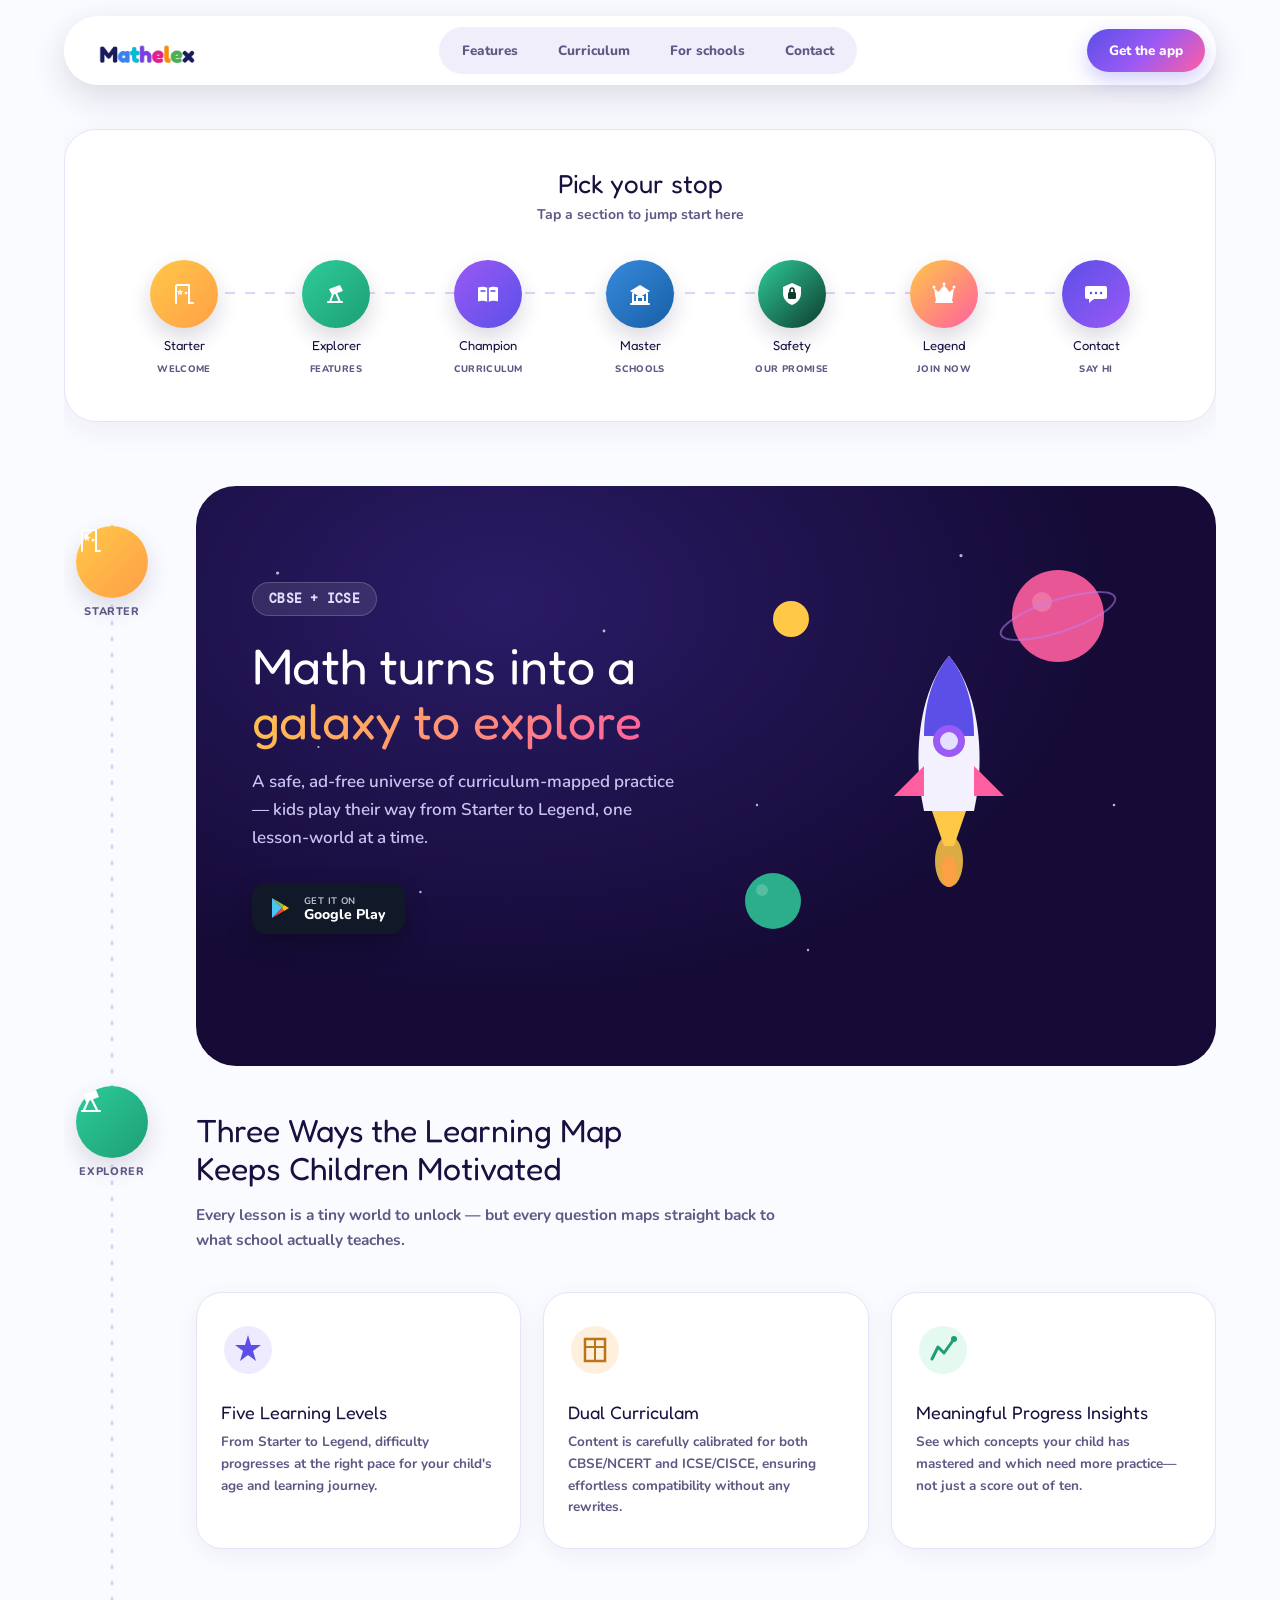
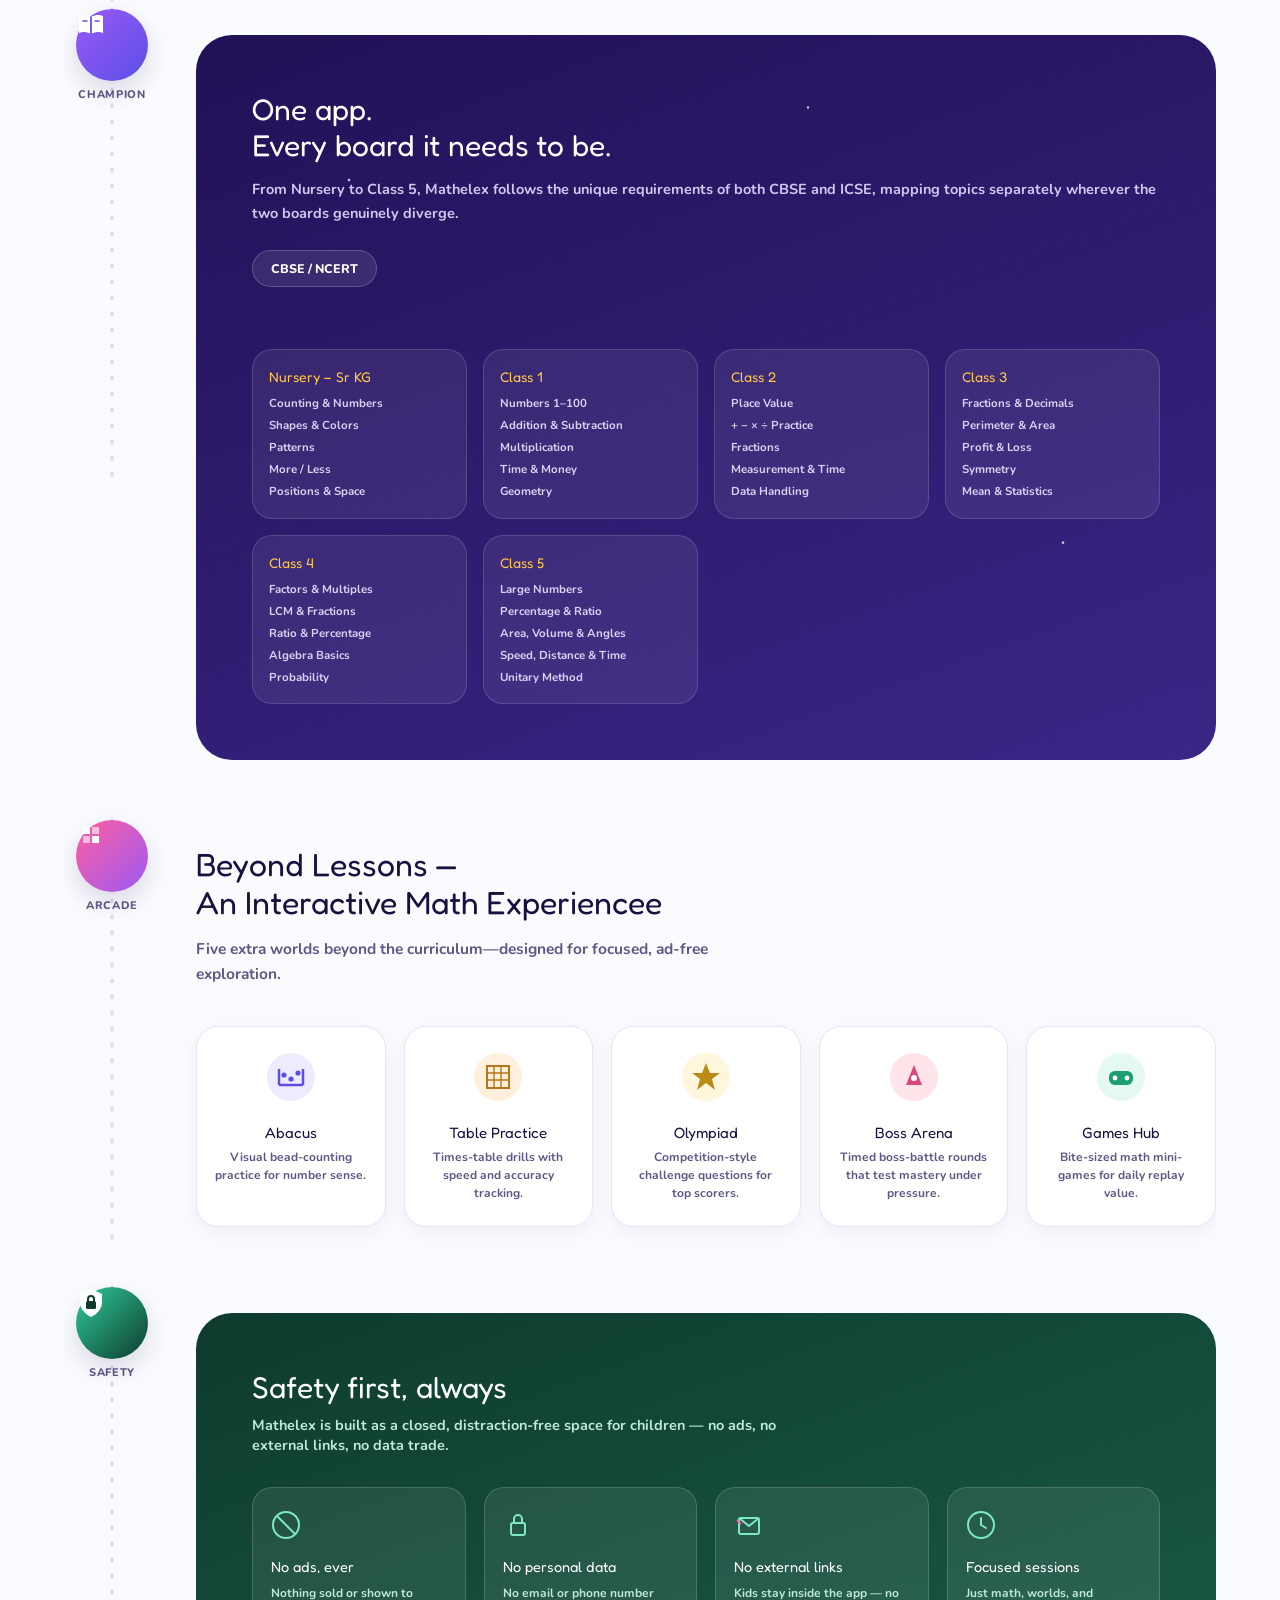
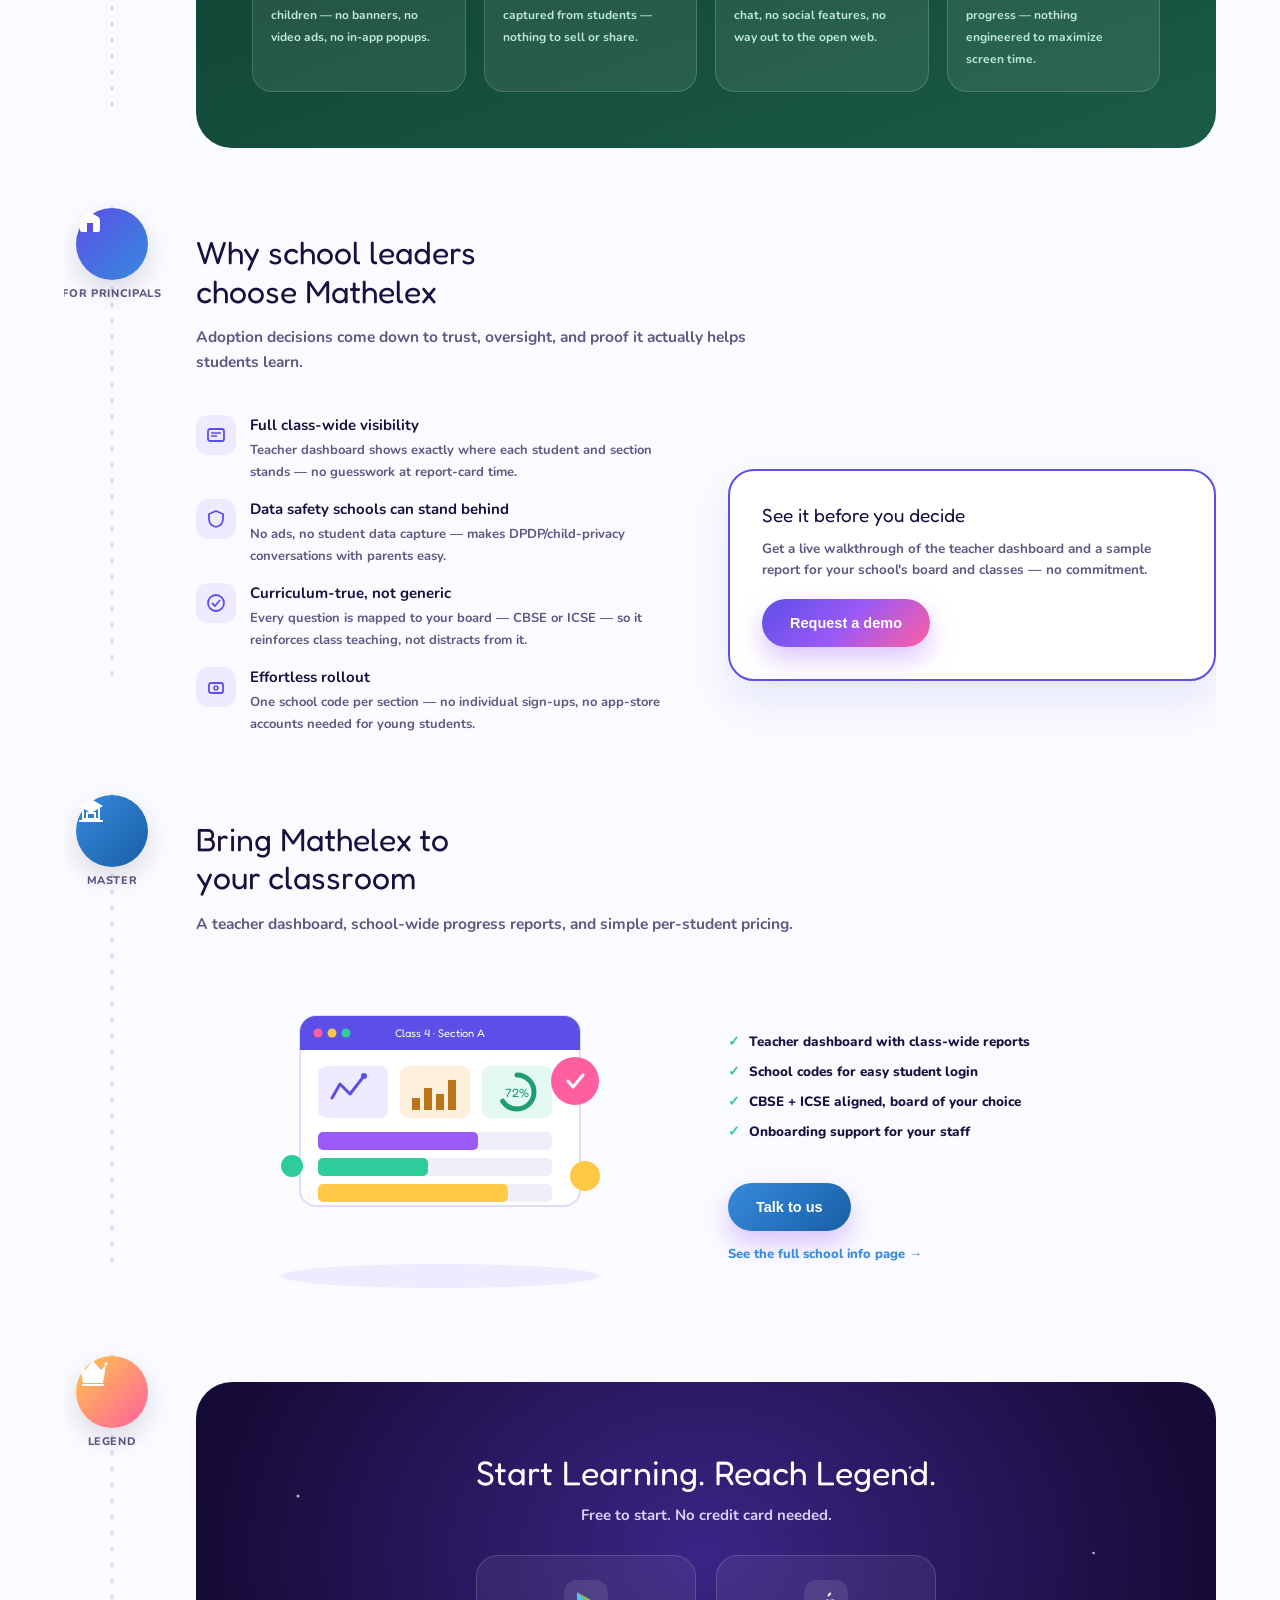
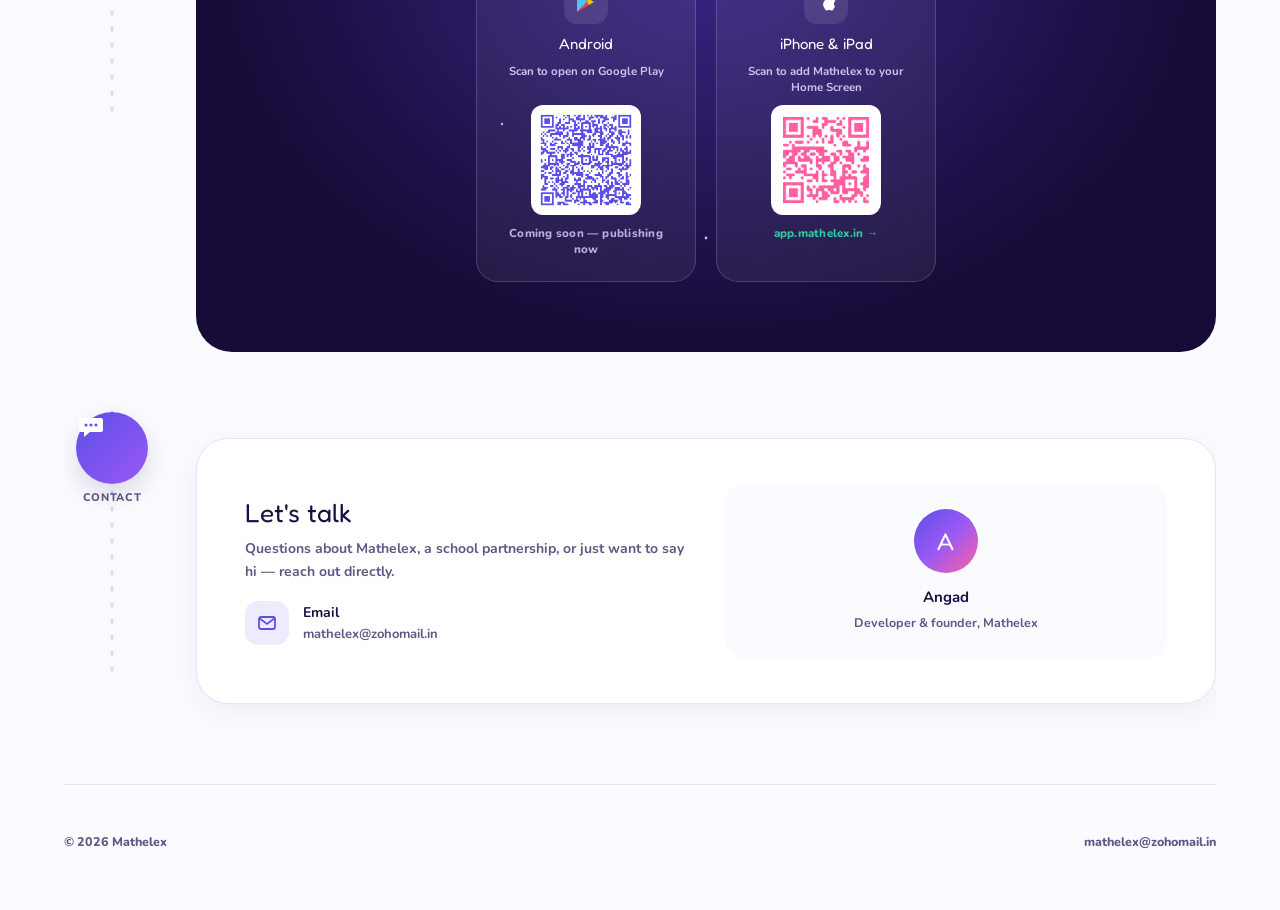
<file: index.html>
<!DOCTYPE html>
<html lang="en">
<head>
<meta charset="UTF-8">
<meta name="viewport" content="width=device-width, initial-scale=1.0">
<title>Mathelex — Gamified CBSE & ICSE Math Practice for Nursery–Class 5</title>
<meta name="description" content="Mathelex turns math practice into a game kids want to play — 5-tier lessons mapped to CBSE and ICSE, for Nursery through Class 5. No ads, no student data collected.">
<link rel="canonical" href="https://mathelex.in/">

<!-- Favicons -->
<link rel="icon" href="/favicon.ico" sizes="any">
<link rel="icon" type="image/png" sizes="32x32" href="/assets/favicon-32.png">
<link rel="icon" type="image/png" sizes="16x16" href="/assets/favicon-16.png">
<link rel="apple-touch-icon" sizes="180x180" href="/assets/apple-touch-icon.png">
<link rel="manifest" href="/site.webmanifest">
<meta name="theme-color" content="#5B4FE8">

<!-- Open Graph -->
<meta property="og:type" content="website">
<meta property="og:url" content="https://mathelex.in/">
<meta property="og:title" content="Mathelex — Gamified CBSE & ICSE Math Practice">
<meta property="og:description" content="Math turns into a galaxy to explore — 5-tier lessons mapped to CBSE and ICSE, for Nursery through Class 5. No ads, no student data collected.">
<meta property="og:image" content="https://mathelex.in/assets/og-image.png">
<meta property="og:image:width" content="1200">
<meta property="og:image:height" content="630">
<meta property="og:site_name" content="Mathelex">

<!-- Twitter Card -->
<meta name="twitter:card" content="summary_large_image">
<meta name="twitter:title" content="Mathelex — Gamified CBSE & ICSE Math Practice">
<meta name="twitter:description" content="Math turns into a galaxy to explore — 5-tier lessons mapped to CBSE and ICSE, for Nursery through Class 5.">
<meta name="twitter:image" content="https://mathelex.in/assets/og-image.png">

<link rel="preconnect" href="https://fonts.googleapis.com">
<link href="https://fonts.googleapis.com/css2?family=Fredoka+One&family=Nunito:wght@400;600;700;800;900&family=DM+Mono:wght@500&display=swap" rel="stylesheet">
<link rel="stylesheet" href="css/home.css">
</head>
<body id="top">

<nav>
  <div class="nav-glass">
    <a href="#top" style="display:flex;align-items:center;">
    <img class="logo-img" src="[data-uri]" alt="Mathelex">
    </a>
    <div class="nav-pill-links">
      <a href="#explorer">Features</a>
      <a href="#champion">Curriculum</a>
      <a href="#master">For schools</a>
      <a href="#contact">Contact</a>
    </div>
    <a href="#legend" class="nav-cta">Get the app</a>
  </div>
</nav>

<div class="clip-wrap">
<div class="mission-wrap">
<div class="mission-card">
  <div class="mission-head">
    <h2>Pick your stop</h2>
    <p>Tap a section to jump start here</p>
  </div>
<div class="mission-track">

  <!-- STARTER -->
  <a href="#hero-anchor" class="mission-stop">
    <div class="mission-icon" style="background:linear-gradient(135deg,#FFC847,#FF9F47);">
      <svg width="26" height="26" viewBox="0 0 26 26">
        <path d="M5 22V5.5C5 4.7 5.7 4 6.5 4H18V22"
              fill="none" stroke="white" stroke-width="2"
              stroke-linecap="round" stroke-linejoin="round"/>
        <path d="M18 22H22"
              stroke="white" stroke-width="2" stroke-linecap="round"/>
        <circle cx="15" cy="12" r="1.3" fill="white"/>
        <path d="M9 8L10 10L12 10.3L10.5 11.8L10.8 14L9 13L7.2 14L7.5 11.8L6 10.3L8 10Z"
              fill="white"/>
      </svg>
    </div>
    <b>Starter</b>
    <span>WELCOME</span>
  </a>


  <!-- EXPLORER -->
  <a href="#explorer" class="mission-stop">
    <div class="mission-icon" style="background:linear-gradient(135deg,#2ECC9A,#1D9E75);">
      <svg width="26" height="26" viewBox="0 0 26 26">
        <path d="M6 8L17 4L20 10L9 14Z"
              fill="white"/>
        <path d="M10 13L7 21"
              stroke="white" stroke-width="2" stroke-linecap="round"/>
        <path d="M13 12L17 21"
              stroke="white" stroke-width="2" stroke-linecap="round"/>
        <path d="M5 21H19"
              stroke="white" stroke-width="2" stroke-linecap="round"/>
      </svg>
    </div>
    <b>Explorer</b>
    <span>FEATURES</span>
  </a>


  <!-- CHAMPION -->
  <a href="#champion" class="mission-stop">
    <div class="mission-icon" style="background:linear-gradient(135deg,#9B59F5,#5B4FE8);">
      <svg width="26" height="26" viewBox="0 0 26 26">
        <path d="M3 6.5C6 5.2 9 5.4 13 7V21C9 19.4 6 19.2 3 20.5Z"
              fill="white"/>
        <path d="M23 6.5C20 5.2 17 5.4 13 7V21C17 19.4 20 19.2 23 20.5Z"
              fill="white"/>
        <path d="M13 7V21"
              stroke="#5B4FE8" stroke-width="1.5"/>
        <path d="M6 10H10M16 10H20"
              stroke="#5B4FE8" stroke-width="1.3"
              stroke-linecap="round"/>
      </svg>
    </div>
    <b>Champion</b>
    <span>CURRICULUM</span>
  </a>


  <!-- MASTER -->
  <a href="#master" class="mission-stop">
    <div class="mission-icon" style="background:linear-gradient(135deg,#378ADD,#185FA5);">
      <svg width="26" height="26" viewBox="0 0 26 26">
        <path d="M3 10L13 4L23 10L13 16Z"
              fill="white"/>
        <path d="M6 12V21H20V12"
              fill="none" stroke="white" stroke-width="2"/>
        <path d="M10 21V16H16V21"
              fill="none" stroke="white" stroke-width="2"/>
        <path d="M4 23H22"
              stroke="white" stroke-width="2" stroke-linecap="round"/>
      </svg>
    </div>
    <b>Master</b>
    <span>SCHOOLS</span>
  </a>


  <!-- SAFETY -->
  <a href="#safety" class="mission-stop">
    <div class="mission-icon" style="background:linear-gradient(135deg,#2ECC9A,#0E3B2E);">
      <svg width="24" height="26" viewBox="0 0 24 26">
        <path d="M12 2L21 6V12C21 18 17 22 12 24C7 22 3 18 3 12V6Z"
              fill="white"/>
        <rect x="8" y="11" width="8" height="7" rx="1.5"
              fill="#0E3B2E"/>
        <path d="M10 11V9.5C10 8.1 11 7 12 7C13 7 14 8.1 14 9.5V11"
              stroke="#0E3B2E" stroke-width="1.7"
              fill="none" stroke-linecap="round"/>
      </svg>
    </div>
    <b>Safety</b>
    <span>OUR PROMISE</span>
  </a>


  <!-- LEGEND -->
  <a href="#legend" class="mission-stop">
    <div class="mission-icon" style="background:linear-gradient(135deg,#FFC847,#FF5FA0);">
      <svg width="28" height="28" viewBox="0 0 28 28">
        <path d="M4 8L8.5 12L14 5L19.5 12L24 8L22 21H6Z"
              fill="white"/>
        <path d="M6 22H22"
              stroke="white" stroke-width="2"
              stroke-linecap="round"/>
        <circle cx="4" cy="7" r="1.5" fill="white"/>
        <circle cx="14" cy="4" r="1.5" fill="white"/>
        <circle cx="24" cy="7" r="1.5" fill="white"/>
      </svg>
    </div>
    <b>Legend</b>
    <span>JOIN NOW</span>
  </a>


  <!-- CONTACT -->
  <a href="#contact" class="mission-stop">
    <div class="mission-icon" style="background:linear-gradient(135deg,#5B4FE8,#9B59F5);">
      <svg width="26" height="26" viewBox="0 0 26 26">
        <path d="M4 5H22C23.1 5 24 5.9 24 7V16C24 17.1 23.1 18 22 18H11L6 22V18H4C2.9 18 2 17.1 2 16V7C2 5.9 2.9 5 4 5Z"
              fill="white"/>
        <circle cx="8" cy="12" r="1.2" fill="#5B4FE8"/>
        <circle cx="13" cy="12" r="1.2" fill="#5B4FE8"/>
        <circle cx="18" cy="12" r="1.2" fill="#5B4FE8"/>
      </svg>
    </div>
    <b>Contact</b>
    <span>SAY HI</span>
  </a>
</div>
</div>
</div>

<div class="journey">

  <div class="stop hero-stop" id="hero-anchor">
    <div class="rail-col">
      <svg width="96" height="620" viewBox="0 0 96 620">
        <path d="M48 40 C 48 200, 48 420, 48 620" stroke="#DCD5FA" stroke-width="3" stroke-dasharray="2 14" stroke-linecap="round" fill="none"/>
      </svg>
      <div style="position:relative;top:40px;">
        <div class="node" style="background:linear-gradient(135deg,#FFC847,#FF9F47);"><span class="spark s1"></span><span class="spark s2"></span><span class="spark s3"></span>
          <svg width="30" height="30" viewBox="0 0 30 30">
            <path d="M6 25V6C6 5 6.8 4 8 4H20V25" fill="none" stroke="white" stroke-width="2" stroke-linecap="round" stroke-linejoin="round"/>
            <path d="M20 25H24" stroke="white" stroke-width="2" stroke-linecap="round"/>
            <circle cx="17" cy="14" r="1.5" fill="white"/>
            <path d="M11 8L12 10.5L14.5 11L12.5 12.5L13 15L11 13.5L9 15L9.5 12.5L7.5 11L10 10.5Z" fill="white"/>
          </svg>
        </div>
        <div class="node-label">Starter</div>
      </div>
    </div>

    <div>
      <div class="hero-space">
        <svg class="stars-bg" width="100%" height="100%" style="position:absolute;top:0;left:0;">
          <circle cx="8%" cy="15%" r="1.6" style="animation:twinkle 3s infinite;"/>
          <circle cx="22%" cy="70%" r="1.2" style="animation:twinkle 4s infinite 0.5s;"/>
          <circle cx="40%" cy="25%" r="1.4" style="animation:twinkle 3.5s infinite 1s;"/>
          <circle cx="60%" cy="80%" r="1.2" style="animation:twinkle 3s infinite 0.3s;"/>
          <circle cx="75%" cy="12%" r="1.6" style="animation:twinkle 4.5s infinite;"/>
          <circle cx="90%" cy="55%" r="1.3" style="animation:twinkle 3.2s infinite 0.8s;"/>
          <circle cx="12%" cy="45%" r="1.1" style="animation:twinkle 3.8s infinite 1.4s;"/>
          <circle cx="55%" cy="55%" r="1.2" style="animation:twinkle 4.2s infinite 0.6s;"/>
        </svg>

        <div class="hero-grid">
          <div>
            <div class="eyebrow"><span class="mono">CBSE + ICSE</span></div>
            <h1>Math turns into a<br><span class="grad">galaxy to explore</span></h1>
            <p>A safe, ad-free universe of curriculum-mapped practice — kids play their way from Starter to Legend, one lesson-world at a time.</p>
            <div class="hero-ctas">
              <a href="#legend" class="store-badge">
                <svg width="26" height="26" viewBox="0 0 26 26"><path d="M4 3 L4 23 L14 13 Z" fill="#4FC3F7"/><path d="M4 3 L16 10 L14 13 Z" fill="#8BC34A"/><path d="M4 23 L16 16 L14 13 Z" fill="#F44336"/><path d="M16 10 L21 13 L16 16 L14 13 Z" fill="#FFC107"/></svg>
                <span class="sb-text"><span>GET IT ON</span><b>Google Play</b></span>
              </a>
              <!-- <a href="#master" class="btn-ghost-light">For schools</a> -->
            </div>

          </div>

          <div class="rocket-scene">
            <svg width="120" height="120" viewBox="0 0 120 120" style="top:0;right:10%;animation:drift 6s ease-in-out infinite;">
              <circle cx="60" cy="60" r="46" fill="#FF5FA0" opacity="0.9"/>
              <circle cx="44" cy="46" r="10" fill="#FFFFFF" opacity="0.18"/>
              <ellipse cx="60" cy="60" rx="60" ry="16" fill="none" stroke="#C084F5" stroke-width="2" opacity="0.5" transform="rotate(-18 60 60)"/>
            </svg>
            <svg width="70" height="70" viewBox="0 0 70 70" style="bottom:60px;left:0;animation:drift2 7s ease-in-out infinite;">
              <circle cx="35" cy="35" r="28" fill="#2ECC9A" opacity="0.85"/>
              <circle cx="24" cy="24" r="6" fill="white" opacity="0.2"/>
            </svg>
            <svg width="46" height="46" viewBox="0 0 46 46" style="top:40px;left:30px;animation:drift 5s ease-in-out infinite;">
              <circle cx="23" cy="23" r="18" fill="#FFC847"/>
            </svg>

            <svg width="150" height="260" viewBox="0 0 150 260" style="left:50%;top:50%;transform:translate(-50%,-50%);animation:drift 4.5s ease-in-out infinite;">
              <path d="M75 10 C 105 45, 112 110, 100 165 L 50 165 C 38 110, 45 45, 75 10 Z" fill="#F4F1FF"/>
              <path d="M75 10 C 92 30, 100 60, 100 90 L 50 90 C 50 60, 58 30, 75 10 Z" fill="#5B4FE8"/>
              <circle cx="75" cy="95" r="16" fill="#9B59F5"/>
              <circle cx="75" cy="95" r="9" fill="#E4E0FF"/>
              <path d="M50 120 L 20 150 L 50 150 Z" fill="#FF5FA0"/>
              <path d="M100 120 L 130 150 L 100 150 Z" fill="#FF5FA0"/>
              <path d="M58 165 L 70 200 L 80 200 L 92 165 Z" fill="#FFC847"/>
              <ellipse cx="75" cy="215" rx="14" ry="26" fill="#FFC847" opacity="0.85"/>
              <ellipse cx="75" cy="225" rx="8" ry="16" fill="#FF9F47" opacity="0.9"/>
            </svg>
          </div>
        </div>
      </div>
    </div>
  </div>

  <div class="stop" id="explorer">
    <div class="rail-col">
      <svg width="96" height="520" viewBox="0 0 96 520">
        <path d="M48 0 C 48 160, 48 340, 48 520" stroke="#DCD5FA" stroke-width="3" stroke-dasharray="2 14" stroke-linecap="round" fill="none"/>
      </svg>
      <div style="position:relative;top:0;">
        <div class="node" style="background:linear-gradient(135deg,#2ECC9A,#1D9E75);"><span class="spark s1"></span><span class="spark s2"></span><span class="spark s3"></span>
          <svg width="30" height="30" viewBox="0 0 30 30">
            <path d="M7 9L20 4L23 11L10 16Z" fill="white"/>
            <path d="M12 15L8 24" stroke="white" stroke-width="2.2" stroke-linecap="round"/>
            <path d="M16 14L21 24" stroke="white" stroke-width="2.2" stroke-linecap="round"/>
            <path d="M6 25H24" stroke="white" stroke-width="2.2" stroke-linecap="round"/>
          </svg>
        </div>
        <div class="node-label">Explorer</div>
      </div>
    </div>

    <div class="stop-body">
      <div class="stop-head">
        <h2>Three Ways the Learning Map <br>Keeps Children Motivated</h2>
        <p>Every lesson is a tiny world to unlock — but every question maps straight back to what school actually teaches.</p>
      </div>
      <div class="feature-grid">
        <div class="feature-card">
          <svg class="feature-orb" viewBox="0 0 54 54"><circle cx="27" cy="27" r="24" fill="#EFEBFF"/><path d="M27 12 L30 22 L40 22 L32 28 L35 38 L27 32 L19 38 L22 28 L14 22 L24 22 Z" fill="#5B4FE8"/></svg>
          <h3>Five Learning Levels</h3>
          <p>From Starter to Legend, difficulty progresses at the right pace for your child's age and learning journey.</p>
        </div>
        <div class="feature-card">
          <svg class="feature-orb" viewBox="0 0 54 54"><circle cx="27" cy="27" r="24" fill="#FFF0DE"/><path d="M17 16 h20 v22 h-20 z" fill="none" stroke="#BA7517" stroke-width="2.5"/><path d="M17 24 h20 M27 16 v22" stroke="#BA7517" stroke-width="2"/></svg>
          <h3>Dual Curriculam </h3>
          <p>Content is carefully calibrated for both CBSE/NCERT and ICSE/CISCE, ensuring effortless compatibility without any rewrites.</p>
        </div>
        <div class="feature-card">
          <svg class="feature-orb" viewBox="0 0 54 54"><circle cx="27" cy="27" r="24" fill="#E4F9F0"/><path d="M16 36 L22 24 L28 30 L38 16" stroke="#1D9E75" stroke-width="3" fill="none" stroke-linecap="round" stroke-linejoin="round"/><circle cx="38" cy="16" r="3" fill="#1D9E75"/></svg>
          <h3>Meaningful Progress Insights</h3>
          <p>See which concepts your child has mastered and which need more practice—not just a score out of ten.</p>
        </div>
      </div>
    </div>
  </div>

  <div class="stop" id="champion">
    <div class="rail-col">
      <svg width="96" height="480" viewBox="0 0 96 480">
        <path d="M48 0 C 48 140, 48 320, 48 480" stroke="#DCD5FA" stroke-width="3" stroke-dasharray="2 14" stroke-linecap="round" fill="none"/>
      </svg>
      <div style="position:relative;top:0;">
        <div class="node" style="background:linear-gradient(135deg,#9B59F5,#5B4FE8);"><span class="spark s1"></span><span class="spark s2"></span><span class="spark s3"></span>
          <svg width="30" height="30" viewBox="0 0 30 30">
            <path d="M3 7C7 5.5 10 5.8 15 8V25C10 22.8 7 22.5 3 24Z" fill="white"/>
            <path d="M27 7C23 5.5 20 5.8 15 8V25C20 22.8 23 22.5 27 24Z" fill="white"/>
            <path d="M15 8V25" stroke="#5B4FE8" stroke-width="1.8"/>
            <path d="M7 12H11M19 12H23" stroke="#5B4FE8" stroke-width="1.4" stroke-linecap="round"/>
          </svg>
        </div>
        <div class="node-label">Champion</div>
      </div>
    </div>

    <div class="stop-body">
      <div class="champion-panel">
        <svg class="stars-bg" width="100%" height="100%" style="position:absolute;top:0;left:0;">
          <circle cx="15%" cy="20%" r="1.4" style="animation:twinkle 3.4s infinite;"/>
          <circle cx="85%" cy="70%" r="1.3" style="animation:twinkle 4s infinite 0.4s;"/>
          <circle cx="60%" cy="10%" r="1.2" style="animation:twinkle 3.6s infinite 1s;"/>
        </svg>
        <div style="grid-column:1 / -1;">
          <h2>One app.<br>Every board it needs to be.</h2>
          <p>From Nursery to Class 5, Mathelex follows the unique requirements of both CBSE and ICSE, mapping topics separately wherever the two boards genuinely diverge.</p>
          <div class="badge-row" style="margin-bottom:32px;">
            <div class="board-badge">CBSE / NCERT</div>
            <!-- <div class="board-badge">ICSE / CISCE</div> -->
          </div>
        </div>

        <div class="class-grid" style="grid-column:1 / -1;">
          <div class="class-card"><b>Nursery – Sr KG</b>
            <ul><li>Counting & Numbers</li><li>Shapes & Colors</li><li>Patterns</li><li>More / Less</li><li>Positions & Space</li></ul>
          </div>
          <div class="class-card"><b>Class 1</b>
            <ul><li>Numbers 1–100</li><li>Addition & Subtraction</li><li>Multiplication</li><li>Time & Money</li><li>Geometry</li></ul>
          </div>
          <div class="class-card"><b>Class 2</b>
            <ul><li>Place Value</li><li>+ − × ÷ Practice</li><li>Fractions</li><li>Measurement & Time</li><li>Data Handling</li></ul>
          </div>
          <div class="class-card"><b>Class 3</b>
            <ul><li>Fractions & Decimals</li><li>Perimeter & Area</li><li>Profit & Loss</li><li>Symmetry</li><li>Mean & Statistics</li></ul>
          </div>
          <div class="class-card"><b>Class 4</b>
            <ul><li>Factors & Multiples</li><li>LCM & Fractions</li><li>Ratio & Percentage</li><li>Algebra Basics</li><li>Probability</li></ul>
          </div>
          <div class="class-card"><b>Class 5</b>
            <ul><li>Large Numbers</li><li>Percentage & Ratio</li><li>Area, Volume & Angles</li><li>Speed, Distance & Time</li><li>Unitary Method</li></ul>
          </div>
        </div>
      </div>
    </div>
  </div>

  <!-- ============ APP FEATURES ============ -->
  <div class="stop">
    <div class="rail-col">
      <svg width="96" height="420" viewBox="0 0 96 420">
        <path d="M48 0 C 48 120, 48 280, 48 420" stroke="#DCD5FA" stroke-width="3" stroke-dasharray="2 14" stroke-linecap="round" fill="none"/>
      </svg>
      <div style="position:relative;top:0;">
        <div class="node" style="background:linear-gradient(135deg,#FF5FA0,#9B59F5);"><span class="spark s1"></span><span class="spark s2"></span><span class="spark s3"></span>
          <svg width="30" height="30" viewBox="0 0 30 30"><rect x="7" y="7" width="7" height="7" fill="white"/><rect x="16" y="7" width="7" height="7" fill="white" opacity="0.6"/><rect x="7" y="16" width="7" height="7" fill="white" opacity="0.6"/><rect x="16" y="16" width="7" height="7" fill="white"/></svg>
        </div>
        <div class="node-label">Arcade</div>
      </div>
    </div>
    <div class="stop-body app-features-panel">
      <div class="stop-head">
        <h2>Beyond Lessons —<br>An Interactive Math Experiencee</h2>
        <p>Five extra worlds beyond the curriculum—designed for focused, ad-free exploration.</p>
      </div>
      <div class="appfeat-grid">
        <div class="appfeat-card">
          <svg class="appfeat-orb" viewBox="0 0 52 52"><circle cx="26" cy="26" r="24" fill="#EFEBFF"/><line x1="14" y1="18" x2="14" y2="34" stroke="#5B4FE8" stroke-width="2.5"/><line x1="38" y1="18" x2="38" y2="34" stroke="#5B4FE8" stroke-width="2.5"/><line x1="14" y1="34" x2="38" y2="34" stroke="#5B4FE8" stroke-width="2.5"/><circle cx="19" cy="24" r="2.6" fill="#5B4FE8"/><circle cx="26" cy="28" r="2.6" fill="#5B4FE8"/><circle cx="33" cy="22" r="2.6" fill="#5B4FE8"/></svg>
          <h3>Abacus</h3>
          <p>Visual bead-counting practice for number sense.</p>
        </div>
        <div class="appfeat-card">
          <svg class="appfeat-orb" viewBox="0 0 52 52"><circle cx="26" cy="26" r="24" fill="#FFF0DE"/><path d="M15 15 h22 v22 h-22z" fill="none" stroke="#BA7517" stroke-width="2"/><path d="M15 22 h22 M15 29 h22 M22 15 v22 M29 15 v22" stroke="#BA7517" stroke-width="1.4"/></svg>
          <h3>Table Practice</h3>
          <p>Times-table drills with speed and accuracy tracking.</p>
        </div>
        <div class="appfeat-card">
          <svg class="appfeat-orb" viewBox="0 0 52 52"><circle cx="26" cy="26" r="24" fill="#FFF6DE"/><path d="M26 12 L30 22 L40 22 L32 28 L35 39 L26 32 L17 39 L20 28 L12 22 L22 22 Z" fill="#BA8B17"/></svg>
          <h3>Olympiad</h3>
          <p>Competition-style challenge questions for top scorers.</p>
        </div>
        <div class="appfeat-card">
          <svg class="appfeat-orb" viewBox="0 0 52 52"><circle cx="26" cy="26" r="24" fill="#FFE4E9"/><path d="M18 34 L26 14 L34 34 Z" fill="#D8467E"/><circle cx="26" cy="27" r="3" fill="white"/></svg>
          <h3>Boss Arena</h3>
          <p>Timed boss-battle rounds that test mastery under pressure.</p>
        </div>
        <div class="appfeat-card">
          <svg class="appfeat-orb" viewBox="0 0 52 52"><circle cx="26" cy="26" r="24" fill="#E4F9F0"/><rect x="14" y="20" width="24" height="14" rx="6" fill="#1D9E75"/><circle cx="20" cy="27" r="2.4" fill="white"/><circle cx="32" cy="27" r="2.4" fill="white"/></svg>
          <h3>Games Hub</h3>
          <p>Bite-sized math mini-games for daily replay value.</p>
        </div>
      </div>
    </div>
  </div>

  <!-- ============ SAFETY FIRST ============ -->
  <div class="stop" id="safety">
    <div class="rail-col">
      <svg width="96" height="420" viewBox="0 0 96 420">
        <path d="M48 0 C 48 120, 48 280, 48 420" stroke="#DCD5FA" stroke-width="3" stroke-dasharray="2 14" stroke-linecap="round" fill="none"/>
      </svg>
      <div style="position:relative;top:0;">
        <div class="node" style="background:linear-gradient(135deg,#2ECC9A,#0E3B2E);"><span class="spark s1"></span><span class="spark s2"></span><span class="spark s3"></span>
          <svg width="30" height="32" viewBox="0 0 30 32">
            <path d="M15 2L26 7V15C26 22 21 27 15 30C9 27 4 22 4 15V7Z" fill="white"/>
            <rect x="10" y="14" width="10" height="8" rx="1.5" fill="#0E3B2E"/>
            <path d="M12 14V12C12 10.2 13.3 9 15 9C16.7 9 18 10.2 18 12V14" fill="none" stroke="#0E3B2E" stroke-width="2" stroke-linecap="round"/>
          </svg>
        </div>
        <div class="node-label">Safety</div>
      </div>
    </div>
    <div class="stop-body">
      <div class="safety-panel">
        <h2>Safety first, always</h2>
        <p>Mathelex is built as a closed, distraction-free space for children — no ads, no external links, no data trade.</p>
        <div class="safety-grid">
          <div class="safety-item">
            <svg width="30" height="30" viewBox="0 0 30 30"><circle cx="15" cy="15" r="13" fill="none" stroke="#7CE8C4" stroke-width="2"/><line x1="6" y1="6" x2="24" y2="24" stroke="#7CE8C4" stroke-width="2"/></svg>
            <b>No ads, ever</b>
            <span>Nothing sold or shown to children — no banners, no video ads, no in-app popups.</span>
          </div>
          <div class="safety-item">
            <svg width="30" height="30" viewBox="0 0 30 30"><rect x="8" y="13" width="14" height="12" rx="2" fill="none" stroke="#7CE8C4" stroke-width="2"/><path d="M11 13 V9 a4 4 0 0 1 8 0 v4" fill="none" stroke="#7CE8C4" stroke-width="2"/></svg>
            <b>No personal data</b>
            <span>No email or phone number captured from students — nothing to sell or share.</span>
          </div>
          <div class="safety-item">
            <svg width="30" height="30" viewBox="0 0 30 30"><rect x="5" y="8" width="20" height="16" rx="2" fill="none" stroke="#7CE8C4" stroke-width="2"/><path d="M5 8 L15 16 L25 8" fill="none" stroke="#7CE8C4" stroke-width="2"/><line x1="10" y1="24" x2="20" y2="24" stroke="#7CE8C4" stroke-width="0" opacity="0"/><line x1="7" y1="14" x2="3" y2="10" stroke="#FF5FA0" stroke-width="2"/></svg>
            <b>No external links</b>
            <span>Kids stay inside the app — no chat, no social features, no way out to the open web.</span>
          </div>
          <div class="safety-item">
            <svg width="30" height="30" viewBox="0 0 30 30"><circle cx="15" cy="15" r="13" fill="none" stroke="#7CE8C4" stroke-width="2"/><path d="M15 8 v7 l5 3" stroke="#7CE8C4" stroke-width="2" fill="none" stroke-linecap="round"/></svg>
            <b>Focused sessions</b>
            <span>Just math, worlds, and progress — nothing engineered to maximize screen time.</span>
          </div>
        </div>
      </div>
    </div>
  </div>

  <!-- ============ FOR PRINCIPALS ============ -->
  <div class="stop">
    <div class="rail-col">
      <svg width="96" height="480" viewBox="0 0 96 480">
        <path d="M48 0 C 48 140, 48 320, 48 480" stroke="#DCD5FA" stroke-width="3" stroke-dasharray="2 14" stroke-linecap="round" fill="none"/>
      </svg>
      <div style="position:relative;top:0;">
        <div class="node" style="background:linear-gradient(135deg,#5B4FE8,#378ADD);"><span class="spark s1"></span><span class="spark s2"></span><span class="spark s3"></span>
          <svg width="28" height="28" viewBox="0 0 28 28"><rect x="4" y="10" width="20" height="14" rx="2" fill="white"/><path d="M4 10 L14 4 L24 10" fill="white"/><rect x="11" y="15" width="6" height="9" fill="#5B4FE8"/></svg>
        </div>
        <div class="node-label">For Principals</div>
      </div>
    </div>
    <div class="stop-body">
      <div class="stop-head">
        <h2>Why school leaders<br>choose Mathelex</h2>
        <p>Adoption decisions come down to trust, oversight, and proof it actually helps students learn.</p>
      </div>
      <div class="principal-panel">
        <div class="principal-list">
          <div class="principal-item">
            <div class="pi-icon"><svg width="20" height="20" viewBox="0 0 20 20"><rect x="2" y="4" width="16" height="12" rx="2" fill="none" stroke="#5B4FE8" stroke-width="1.8"/><path d="M5 8 h10 M5 11 h6" stroke="#5B4FE8" stroke-width="1.6"/></svg></div>
            <div><b>Full class-wide visibility</b><span>Teacher dashboard shows exactly where each student and section stands — no guesswork at report-card time.</span></div>
          </div>
          <div class="principal-item">
            <div class="pi-icon"><svg width="20" height="20" viewBox="0 0 20 20"><path d="M10 2 L17 5 V10 C17 14 14 17 10 18 C6 17 3 14 3 10 V5 Z" fill="none" stroke="#5B4FE8" stroke-width="1.8"/></svg></div>
            <div><b>Data safety schools can stand behind</b><span>No ads, no student data capture — makes DPDP/child-privacy conversations with parents easy.</span></div>
          </div>
          <div class="principal-item">
            <div class="pi-icon"><svg width="20" height="20" viewBox="0 0 20 20"><circle cx="10" cy="10" r="8" fill="none" stroke="#5B4FE8" stroke-width="1.8"/><path d="M6 10 l3 3 l5 -6" stroke="#5B4FE8" stroke-width="1.8" fill="none"/></svg></div>
            <div><b>Curriculum-true, not generic</b><span>Every question is mapped to your board — CBSE or ICSE — so it reinforces class teaching, not distracts from it.</span></div>
          </div>
          <div class="principal-item">
            <div class="pi-icon"><svg width="20" height="20" viewBox="0 0 20 20"><rect x="3" y="6" width="14" height="10" rx="2" fill="none" stroke="#5B4FE8" stroke-width="1.8"/><circle cx="10" cy="11" r="2" fill="none" stroke="#5B4FE8" stroke-width="1.6"/></svg></div>
            <div><b>Effortless rollout</b><span>One school code per section — no individual sign-ups, no app-store accounts needed for young students.</span></div>
          </div>
        </div>
        <div class="principal-card">
          <h3>See it before you decide</h3>
          <p>Get a live walkthrough of the teacher dashboard and a sample report for your school's board and classes — no commitment.</p>
          <button data-open-modal="demo" class="btn-primary" style="width:fit-content;border:none;cursor:pointer;">Request a demo</button>
        </div>
      </div>
    </div>
  </div>

  <div class="stop" id="master">
    <div class="rail-col">
      <svg width="96" height="480" viewBox="0 0 96 480">
        <path d="M48 0 C 48 140, 48 320, 48 480" stroke="#DCD5FA" stroke-width="3" stroke-dasharray="2 14" stroke-linecap="round" fill="none"/>
      </svg>
      <div style="position:relative;top:0;">
        <div class="node" style="background:linear-gradient(135deg,#378ADD,#185FA5);"><span class="spark s1"></span><span class="spark s2"></span><span class="spark s3"></span>
          <svg width="30" height="30" viewBox="0 0 30 30">
            <path d="M3 11L15 4L27 11L15 18Z" fill="white"/>
            <path d="M7 13V24H23V13" fill="none" stroke="white" stroke-width="2"/>
            <path d="M11 24V18H19V24" fill="none" stroke="white" stroke-width="2"/>
            <path d="M4 26H26" stroke="white" stroke-width="2.2" stroke-linecap="round"/>
          </svg>
        </div>
        <div class="node-label">Master</div>
      </div>
    </div>

    <div class="stop-body">
      <div class="stop-head">
        <h2>Bring Mathelex to<br>your classroom</h2>
        <p>A teacher dashboard, school-wide progress reports, and simple per-student pricing.</p>
      </div>
      <div class="master-wrap">
        <div class="obs-scene">
          <svg width="100%" height="100%" viewBox="0 0 400 320">
            <ellipse cx="200" cy="300" rx="160" ry="12" fill="#EFEBFF"/>

            <rect x="60" y="40" width="280" height="190" rx="16" fill="#FFFFFF" stroke="#E1DBFA" stroke-width="2"/>
            <rect x="60" y="40" width="280" height="34" rx="16" fill="#5B4FE8"/>
            <rect x="60" y="58" width="280" height="16" fill="#5B4FE8"/>
            <circle cx="78" cy="57" r="4.5" fill="#FF5FA0"/>
            <circle cx="92" cy="57" r="4.5" fill="#FFC847"/>
            <circle cx="106" cy="57" r="4.5" fill="#2ECC9A"/>
            <text x="200" y="61" text-anchor="middle" font-family="Fredoka One, cursive" font-size="11" fill="white">Class 4 · Section A</text>

            <rect x="78" y="90" width="70" height="52" rx="8" fill="#EFEBFF"/>
            <path d="M92 122 L100 108 L110 118 L124 100" stroke="#5B4FE8" stroke-width="3" fill="none" stroke-linecap="round" stroke-linejoin="round"/>
            <circle cx="124" cy="100" r="3" fill="#5B4FE8"/>

            <rect x="160" y="90" width="70" height="52" rx="8" fill="#FFF0DE"/>
            <rect x="172" y="122" width="8" height="12" fill="#BA7517"/>
            <rect x="184" y="112" width="8" height="22" fill="#BA7517"/>
            <rect x="196" y="118" width="8" height="16" fill="#BA7517"/>
            <rect x="208" y="104" width="8" height="30" fill="#BA7517"/>

            <rect x="242" y="90" width="70" height="52" rx="8" fill="#E4F9F0"/>
            <circle cx="277" cy="116" r="17" fill="none" stroke="#1D9E75" stroke-width="5" stroke-dasharray="70 100" stroke-linecap="round" transform="rotate(-90 277 116)"/>
            <text x="277" y="121" text-anchor="middle" font-family="Fredoka One, cursive" font-size="12" fill="#1D9E75">72%</text>

            <rect x="78" y="156" width="234" height="18" rx="5" fill="#F1EEFC"/>
            <rect x="78" y="156" width="160" height="18" rx="5" fill="#9B59F5"/>
            <rect x="78" y="182" width="234" height="18" rx="5" fill="#F1EEFC"/>
            <rect x="78" y="182" width="110" height="18" rx="5" fill="#2ECC9A"/>
            <rect x="78" y="208" width="234" height="18" rx="5" fill="#F1EEFC"/>
            <rect x="78" y="208" width="190" height="18" rx="5" fill="#FFC847"/>

            <circle cx="335" cy="105" r="24" fill="#FF5FA0" style="animation:twinkle 3.4s infinite;"/>
            <path d="M328 105 L333 111 L343 99" stroke="white" stroke-width="3" fill="none" stroke-linecap="round" stroke-linejoin="round"/>
            <circle cx="345" cy="200" r="15" fill="#FFC847" style="animation:twinkle 4s infinite 0.6s;"/>
            <circle cx="52" cy="190" r="11" fill="#2ECC9A" style="animation:twinkle 3.6s infinite 1s;"/>
          </svg>
        </div>

        <div>
          <ul class="price-list">
            <li><span class="check">✓</span> Teacher dashboard with class-wide reports</li>
            <li><span class="check">✓</span> School codes for easy student login</li>
            <li><span class="check">✓</span> CBSE + ICSE aligned, board of your choice</li>
            <li><span class="check">✓</span> Onboarding support for your staff</li>
          </ul>

          <button data-open-modal="school" class="btn-primary" style="margin-top:20px;background:linear-gradient(135deg,#378ADD,#185FA5);border:none;cursor:pointer;">Talk to us</button>
          <a href="schools.html" style="display:block;margin-top:14px;font-weight:800;font-size:13px;color:#378ADD;">See the full school info page →</a>
        </div>
      </div>
    </div>
  </div>

  <div class="stop" id="legend">
    <div class="rail-col">
      <svg width="96" height="360" viewBox="0 0 96 360">
        <path d="M48 0 C 48 100, 48 240, 48 360" stroke="#DCD5FA" stroke-width="3" stroke-dasharray="2 14" stroke-linecap="round" fill="none"/>
      </svg>
      <div style="position:relative;top:0;">
        <div class="node" style="background:linear-gradient(135deg,#FFC847,#FF5FA0);"><span class="spark s1"></span><span class="spark s2"></span><span class="spark s3"></span>
          <svg width="34" height="34" viewBox="0 0 34 34">
            <path d="M4 9L9 14L17 5L25 14L30 9L27 27H7Z" fill="white"/>
            <path d="M7 29H27" stroke="white" stroke-width="2.2" stroke-linecap="round"/>
            <circle cx="4" cy="8" r="1.7" fill="white"/>
            <circle cx="17" cy="4" r="1.7" fill="white"/>
            <circle cx="30" cy="8" r="1.7" fill="white"/>
          </svg>
        </div>
        <div class="node-label">Legend</div>
      </div>
    </div>

    <div class="stop-body">
      <div class="legend-panel">
        <svg class="stars-bg" width="100%" height="100%" style="position:absolute;top:0;left:0;">
          <circle cx="10%" cy="20%" r="1.5" style="animation:twinkle 3s infinite;"/>
          <circle cx="88%" cy="30%" r="1.3" style="animation:twinkle 4s infinite 0.5s;"/>
          <circle cx="50%" cy="80%" r="1.4" style="animation:twinkle 3.5s infinite 1s;"/>
          <circle cx="30%" cy="60%" r="1.2" style="animation:twinkle 3.8s infinite 0.3s;"/>
          <circle cx="70%" cy="15%" r="1.3" style="animation:twinkle 4.2s infinite 0.8s;"/>
        </svg>
        <h2>Start Learning. Reach Legend.</h2>
        <p>Free to start. No credit card needed.</p>

        <div class="download-grid">
          <div class="download-card">
            <div class="dl-icon">
              <svg width="26" height="26" viewBox="0 0 26 26"><path d="M4 3 L4 23 L14 13 Z" fill="#4FC3F7"/><path d="M4 3 L16 10 L14 13 Z" fill="#8BC34A"/><path d="M4 23 L16 16 L14 13 Z" fill="#F44336"/><path d="M16 10 L21 13 L16 16 L14 13 Z" fill="#FFC107"/></svg>
            </div>
            <b>Android</b>
            <span class="dl-note">Scan to open on Google Play</span>
            <img class="dl-qr" src="assets/qr-android.png" alt="QR code to Mathelex on Google Play" width="120" height="120">
            <span class="dl-status">Coming soon — publishing now</span>
          </div>

          <div class="download-card">
            <div class="dl-icon">
              <svg width="24" height="24" viewBox="0 0 24 24"><path d="M17 2.5c-.9 0-1.8.5-2.4 1.2-.6.7-1 1.7-.9 2.7 1 .1 2-.5 2.6-1.2.6-.7 1-1.7.7-2.7z" fill="white"/><path d="M20.9 16.6c-.3.7-.6 1.3-1 1.9-.6 1-1.3 2.1-2.3 2.1-1 0-1.3-.6-2.4-.6s-1.5.6-2.4.6c-.9 0-1.6-1-2.2-2-1.6-2.3-1.9-5-.8-6.9.8-1.4 2.2-2.3 3.6-2.3 1 0 1.9.6 2.5.6.6 0 1.7-.7 2.9-.6.5 0 1.9.2 2.8 1.6-.1.1-1.7 1-1.7 2.9 0 2.3 2 3.1 2 3.1z" fill="white"/></svg>
            </div>
            <b>iPhone &amp; iPad</b>
            <span class="dl-note">Scan to add Mathelex to your Home Screen</span>
            <a href="https://app.mathelex.in" target="_blank" rel="noopener">
              <img class="dl-qr" src="assets/qr-ios.png" alt="QR code to Mathelex iOS web app" width="120" height="120">
            </a>
            <a href="https://app.mathelex.in" target="_blank" rel="noopener" class="dl-status dl-status-live">app.mathelex.in →</a>
          </div>
        </div>
      </div>
    </div>
  </div>

  <div class="stop" id="contact">
    <div class="rail-col">
      <svg width="96" height="260" viewBox="0 0 96 260">
        <path d="M48 0 C 48 70, 48 170, 48 260" stroke="#DCD5FA" stroke-width="3" stroke-dasharray="2 14" stroke-linecap="round" fill="none"/>
      </svg>
      <div style="position:relative;top:0;">
        <div class="node" style="background:linear-gradient(135deg,#5B4FE8,#9B59F5);"><span class="spark s1"></span><span class="spark s2"></span><span class="spark s3"></span>
          <svg width="30" height="30" viewBox="0 0 30 30">
            <path d="M5 6H25C26.1 6 27 6.9 27 8V18C27 19.1 26.1 20 25 20H14L8 25V20H5C3.9 20 3 19.1 3 18V8C3 6.9 3.9 6 5 6Z" fill="white"/>
            <circle cx="10" cy="13" r="1.5" fill="#5B4FE8"/>
            <circle cx="15" cy="13" r="1.5" fill="#5B4FE8"/>
            <circle cx="20" cy="13" r="1.5" fill="#5B4FE8"/>
          </svg>
        </div>
        <div class="node-label">Contact</div>
      </div>
    </div>

    <div class="stop-body">
      <div class="contact-panel">
        <div>
          <h2>Let's talk</h2>
          <p>Questions about Mathelex, a school partnership, or just want to say hi — reach out directly.</p>
          <div class="contact-row">
            <div class="ci"><svg width="20" height="20" viewBox="0 0 20 20"><rect x="2" y="4" width="16" height="12" rx="2" fill="none" stroke="#5B4FE8" stroke-width="1.8"/><path d="M2 5 L10 11 L18 5" stroke="#5B4FE8" stroke-width="1.6" fill="none"/></svg></div>
            <div><b>Email</b><span>mathelex@zohomail.in</span></div>
          </div>
        </div>
        <div class="dev-card">
          <div class="dev-avatar">A</div>
          <b>Angad</b>
          <span>Developer &amp; founder, Mathelex</span>
        </div>
      </div>
    </div>
  </div>

</div>
</div>

<footer>
  <div>© 2026 Mathelex</div>
  <div>mathelex@zohomail.in</div>
</footer>

<button class="back-to-top" id="backToTop" aria-label="Back to top">
  <svg width="20" height="20" viewBox="0 0 20 20"><path d="M10 15 V5 M5 9 L10 4 L15 9" stroke="white" stroke-width="2.2" fill="none" stroke-linecap="round" stroke-linejoin="round"/></svg>
</button>

<div class="modal-overlay" id="enquiryModal">
  <div class="modal-card">
    <button class="modal-close" data-close-modal>
      <svg width="16" height="16" viewBox="0 0 16 16"><path d="M2 2 L14 14 M14 2 L2 14" stroke="#5F5885" stroke-width="2" stroke-linecap="round"/></svg>
    </button>
    <h3 id="enquiryTitle">Request a demo</h3>
    <p id="enquirySubtitle">Tell us a bit about you — we'll follow up by email.</p>
    <form id="enquiryForm">
      <div class="form-field">
        <label>Name</label>
        <input type="text" id="eqName" required>
      </div>
      <div class="form-field">
        <label>School / Organization (optional)</label>
        <input type="text" id="eqOrg">
      </div>
      <div class="form-field">
        <label>Your email</label>
        <input type="email" id="eqEmail" required>
      </div>
      <div class="form-field">
        <label>Message</label>
        <textarea id="eqMessage" rows="3" placeholder="What would you like to know?"></textarea>
      </div>
      <button type="submit" class="modal-submit">Send enquiry</button>
      <p class="modal-note">Opens your email app addressed to mathelex@zohomail.in</p>
    </form>
  </div>
</div>

<script src="js/home.js" defer></script>

</body>
</html>
</file>
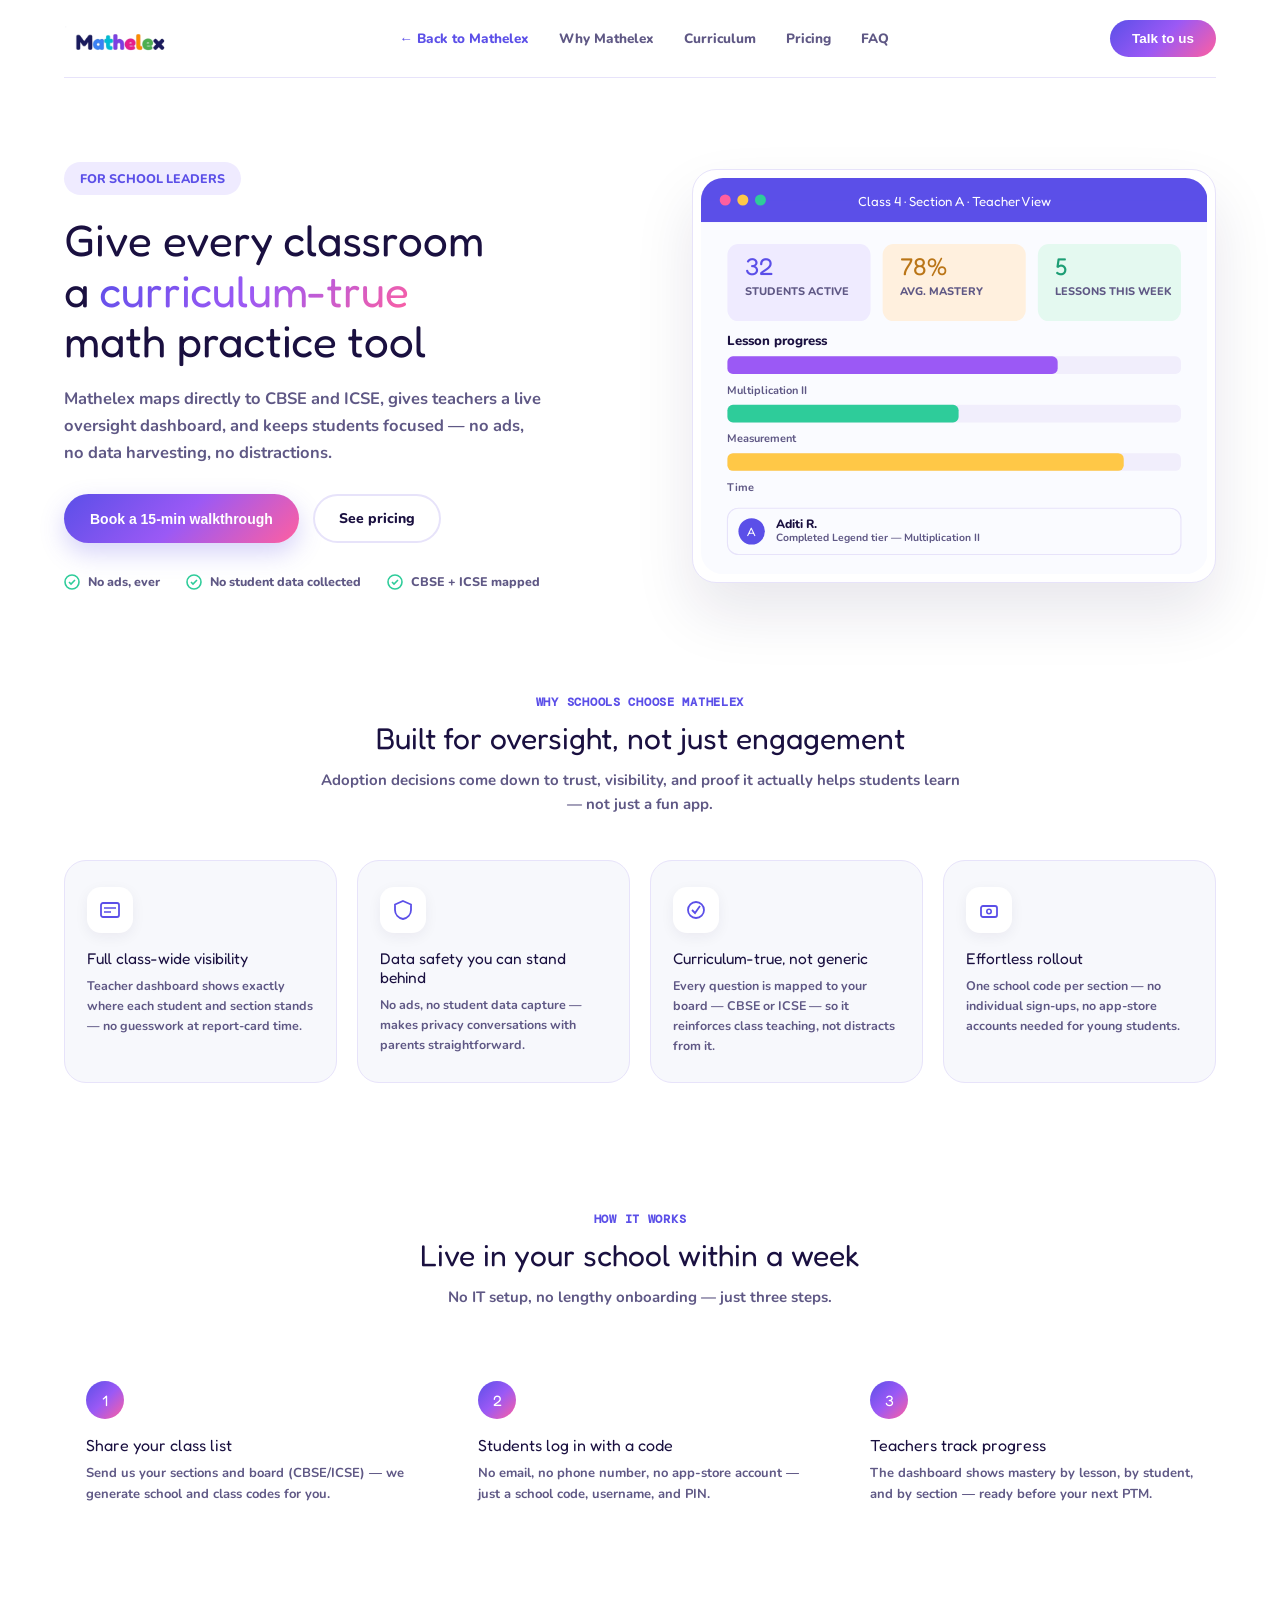
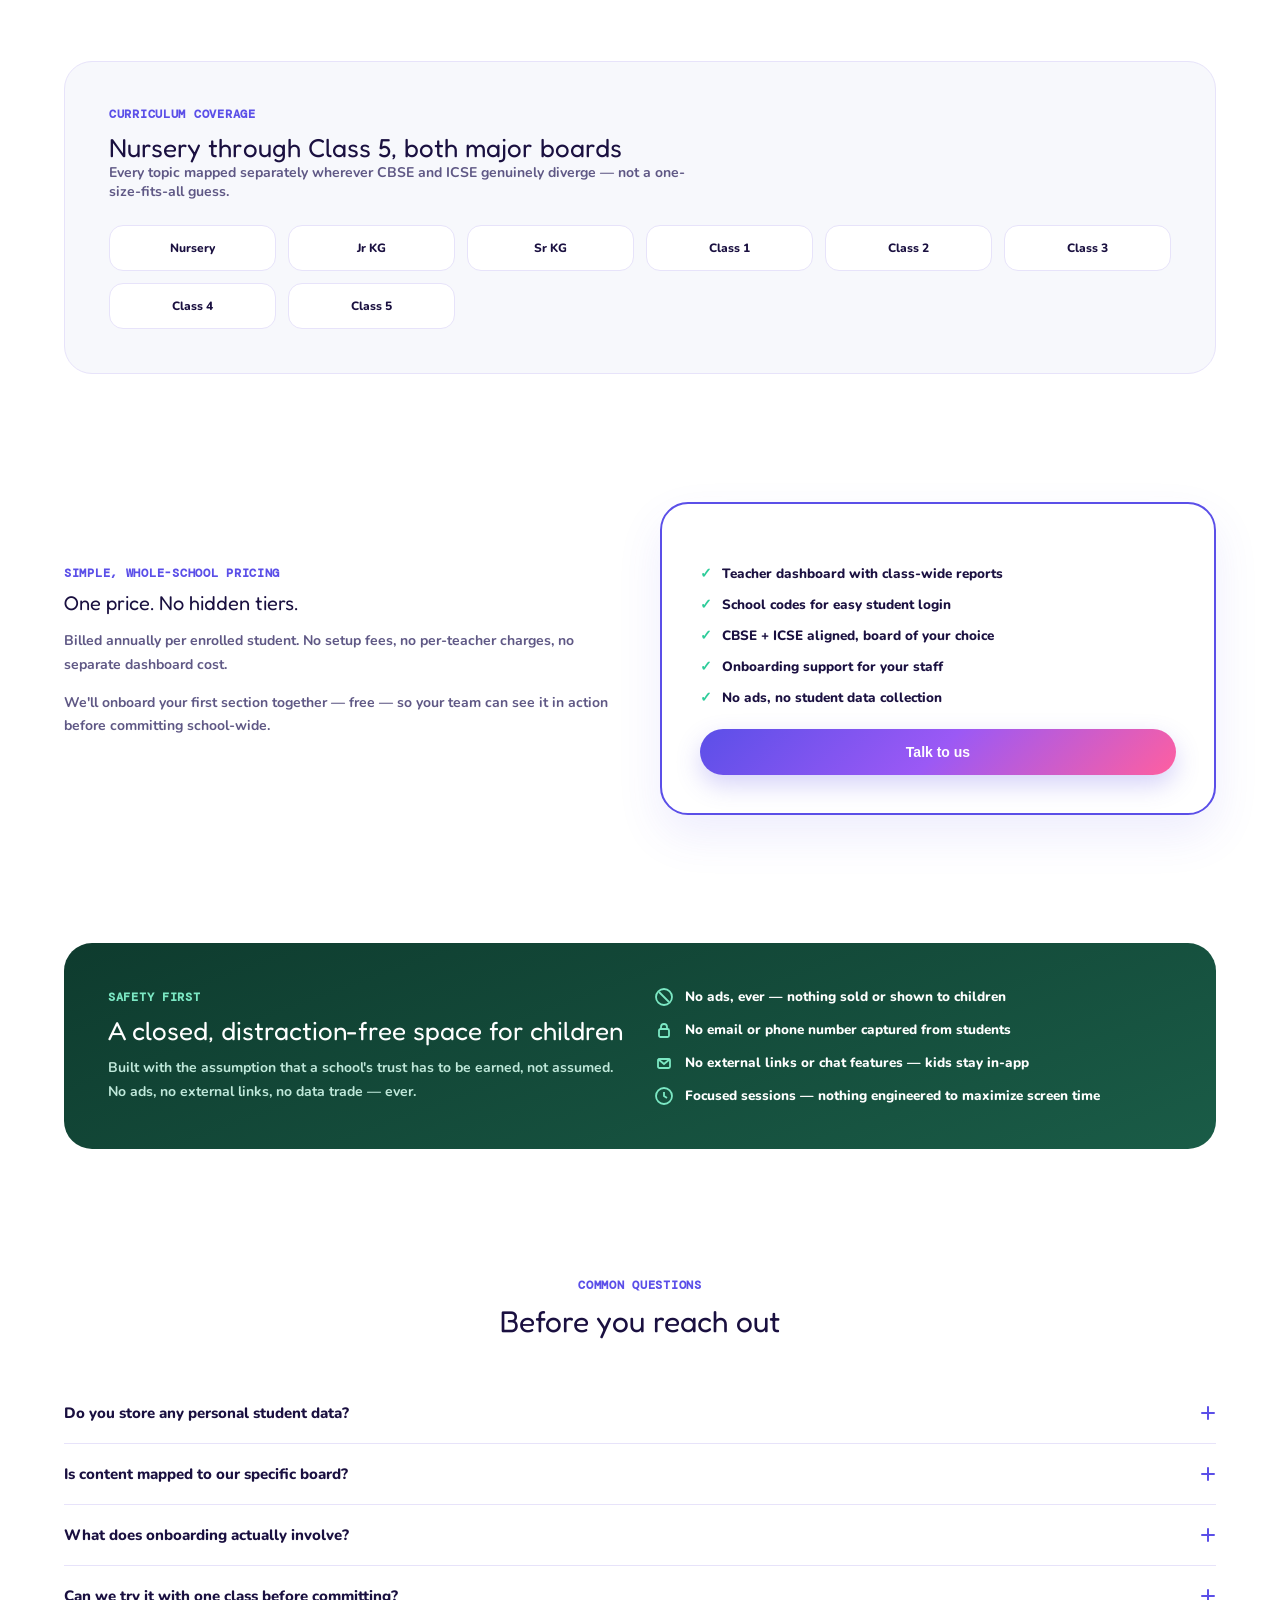
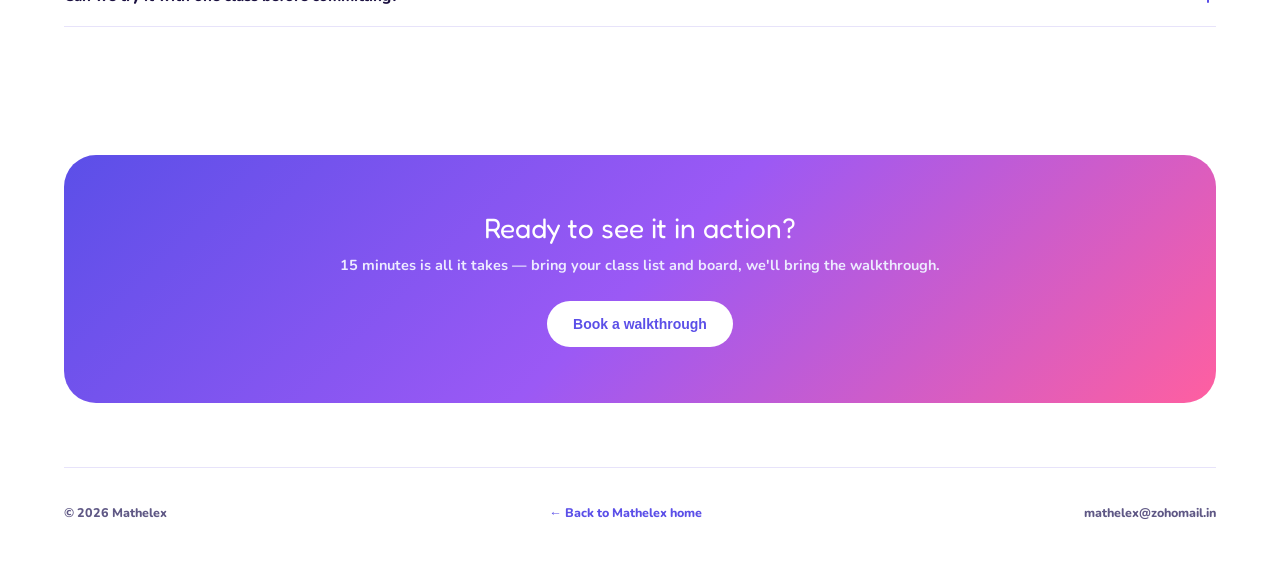
<file: schools.html>
<!DOCTYPE html>
<html lang="en">
<head>
<meta charset="UTF-8">
<meta name="viewport" content="width=device-width, initial-scale=1.0">
<title>Mathelex for Schools — CBSE & ICSE Math Practice with Teacher Dashboard</title>
<meta name="description" content="Give every classroom a curriculum-true math practice tool. CBSE and ICSE mapped, with a live teacher dashboard. No ads, no student data collected.">
<link rel="canonical" href="https://mathelex.in/schools.html">

<!-- Favicons -->
<link rel="icon" href="/favicon.ico" sizes="any">
<link rel="icon" type="image/png" sizes="32x32" href="/assets/favicon-32.png">
<link rel="icon" type="image/png" sizes="16x16" href="/assets/favicon-16.png">
<link rel="apple-touch-icon" sizes="180x180" href="/assets/apple-touch-icon.png">
<link rel="manifest" href="/site.webmanifest">
<meta name="theme-color" content="#5B4FE8">

<!-- Open Graph -->
<meta property="og:type" content="website">
<meta property="og:url" content="https://mathelex.in/schools.html">
<meta property="og:title" content="Mathelex for Schools — CBSE & ICSE Math Practice">
<meta property="og:description" content="A curriculum-true math practice tool with a live teacher dashboard. CBSE and ICSE mapped. No ads, no student data collected.">
<meta property="og:image" content="https://mathelex.in/assets/og-image-schools.png">
<meta property="og:image:width" content="1200">
<meta property="og:image:height" content="630">
<meta property="og:site_name" content="Mathelex">

<!-- Twitter Card -->
<meta name="twitter:card" content="summary_large_image">
<meta name="twitter:title" content="Mathelex for Schools — CBSE & ICSE Math Practice">
<meta name="twitter:description" content="A curriculum-true math practice tool with a live teacher dashboard. CBSE and ICSE mapped.">
<meta name="twitter:image" content="https://mathelex.in/assets/og-image-schools.png">

<link rel="preconnect" href="https://fonts.googleapis.com">
<link href="https://fonts.googleapis.com/css2?family=Fredoka+One&family=Nunito:wght@400;600;700;800;900&family=DM+Mono:wght@500&display=swap" rel="stylesheet">
<link rel="stylesheet" href="css/schools.css">
</head>
<body>

<nav>
  <div class="nav-inner">
    <a href="index.html" style="display:flex;align-items:center;">
      <img class="logo-img" src="[data-uri]" alt="Mathelex">
    </a>
    <div class="nav-links">
      <a href="index.html" style="color:var(--indigo);">← Back to Mathelex</a>
      <a href="#why">Why Mathelex</a>
      <a href="#curriculum">Curriculum</a>
      <a href="#pricing">Pricing</a>
      <a href="#faq">FAQ</a>
    </div>
    <button data-open-modal class="nav-cta" style="border:none;cursor:pointer;">Talk to us</button>
  </div>
</nav>

<div class="hero">
  <div>
    <div class="eyebrow">FOR SCHOOL LEADERS</div>
    <h1>Give every classroom<br>a <span class="grad">curriculum-true</span><br>math practice tool</h1>
    <p>Mathelex maps directly to CBSE and ICSE, gives teachers a live oversight dashboard, and keeps students focused — no ads, no data harvesting, no distractions.</p>
    <div class="hero-ctas">
      <button data-open-modal class="btn-primary">Book a 15-min walkthrough</button>
      <a href="#pricing" class="btn-outline">See pricing</a>
    </div>
    <div class="trust-strip">
      <div class="trust-item">
        <svg width="16" height="16" viewBox="0 0 16 16"><circle cx="8" cy="8" r="7" fill="none" stroke="#2ECC9A" stroke-width="1.6"/><path d="M5 8 L7 10 L11 6" stroke="#2ECC9A" stroke-width="1.6" fill="none"/></svg>
        No ads, ever
      </div>
      <div class="trust-item">
        <svg width="16" height="16" viewBox="0 0 16 16"><circle cx="8" cy="8" r="7" fill="none" stroke="#2ECC9A" stroke-width="1.6"/><path d="M5 8 L7 10 L11 6" stroke="#2ECC9A" stroke-width="1.6" fill="none"/></svg>
        No student data collected
      </div>
      <div class="trust-item">
        <svg width="16" height="16" viewBox="0 0 16 16"><circle cx="8" cy="8" r="7" fill="none" stroke="#2ECC9A" stroke-width="1.6"/><path d="M5 8 L7 10 L11 6" stroke="#2ECC9A" stroke-width="1.6" fill="none"/></svg>
        CBSE + ICSE mapped
      </div>
    </div>
  </div>

  <div class="dash-card">
    <svg width="100%" height="100%" viewBox="0 0 460 360" style="display:block;">
      <rect x="0" y="0" width="460" height="360" rx="20" fill="#FAFBFF"/>
      <rect x="0" y="0" width="460" height="40" rx="20" fill="#5B4FE8"/>
      <rect x="0" y="20" width="460" height="20" fill="#5B4FE8"/>
      <circle cx="22" cy="20" r="5" fill="#FF5FA0"/>
      <circle cx="38" cy="20" r="5" fill="#FFC847"/>
      <circle cx="54" cy="20" r="5" fill="#2ECC9A"/>
      <text x="230" y="25" text-anchor="middle" font-family="Fredoka One, cursive" font-size="12" fill="white">Class 4 · Section A · Teacher View</text>

      <rect x="24" y="60" width="130" height="70" rx="10" fill="#EFEBFF"/>
      <text x="40" y="88" font-family="Fredoka One, cursive" font-size="22" fill="#5B4FE8">32</text>
      <text x="40" y="106" font-family="Nunito" font-weight="800" font-size="10" fill="#5F5885">STUDENTS ACTIVE</text>

      <rect x="165" y="60" width="130" height="70" rx="10" fill="#FFF0DE"/>
      <text x="181" y="88" font-family="Fredoka One, cursive" font-size="22" fill="#BA7517">78%</text>
      <text x="181" y="106" font-family="Nunito" font-weight="800" font-size="10" fill="#5F5885">AVG. MASTERY</text>

      <rect x="306" y="60" width="130" height="70" rx="10" fill="#E4F9F0"/>
      <text x="322" y="88" font-family="Fredoka One, cursive" font-size="22" fill="#1D9E75">5</text>
      <text x="322" y="106" font-family="Nunito" font-weight="800" font-size="10" fill="#5F5885">LESSONS THIS WEEK</text>

      <text x="24" y="152" font-family="Nunito" font-weight="800" font-size="12" fill="#1A1040">Lesson progress</text>
      <rect x="24" y="162" width="412" height="16" rx="5" fill="#F1EEFC"/>
      <rect x="24" y="162" width="300" height="16" rx="5" fill="#9B59F5"/>
      <text x="24" y="196" font-family="Nunito" font-weight="700" font-size="10" fill="#5F5885">Multiplication II</text>

      <rect x="24" y="206" width="412" height="16" rx="5" fill="#F1EEFC"/>
      <rect x="24" y="206" width="210" height="16" rx="5" fill="#2ECC9A"/>
      <text x="24" y="240" font-family="Nunito" font-weight="700" font-size="10" fill="#5F5885">Measurement</text>

      <rect x="24" y="250" width="412" height="16" rx="5" fill="#F1EEFC"/>
      <rect x="24" y="250" width="360" height="16" rx="5" fill="#FFC847"/>
      <text x="24" y="284" font-family="Nunito" font-weight="700" font-size="10" fill="#5F5885">Time</text>

      <rect x="24" y="300" width="412" height="42" rx="10" fill="#FAFBFF" stroke="#E7E3FA"/>
      <circle cx="46" cy="321" r="12" fill="#5B4FE8"/>
      <text x="46" y="325" text-anchor="middle" font-family="Fredoka One, cursive" font-size="11" fill="white">A</text>
      <text x="68" y="318" font-family="Nunito" font-weight="800" font-size="11" fill="#1A1040">Aditi R.</text>
      <text x="68" y="330" font-family="Nunito" font-weight="700" font-size="9.5" fill="#5F5885">Completed Legend tier — Multiplication II</text>
    </svg>
  </div>
</div>

<section id="why">
  <div class="section-head">
    <span class="kicker">WHY SCHOOLS CHOOSE MATHELEX</span>
    <h2>Built for oversight, not just engagement</h2>
    <p>Adoption decisions come down to trust, visibility, and proof it actually helps students learn — not just a fun app.</p>
  </div>
  <div class="why-grid">
    <div class="why-card">
      <div class="why-icon"><svg width="22" height="22" viewBox="0 0 22 22"><rect x="2" y="4" width="18" height="14" rx="2" fill="none" stroke="#5B4FE8" stroke-width="1.8"/><path d="M5 9 h12 M5 13 h7" stroke="#5B4FE8" stroke-width="1.6"/></svg></div>
      <h3>Full class-wide visibility</h3>
      <p>Teacher dashboard shows exactly where each student and section stands — no guesswork at report-card time.</p>
    </div>
    <div class="why-card">
      <div class="why-icon"><svg width="22" height="22" viewBox="0 0 22 22"><path d="M11 2 L19 5.5 V11 C19 15.5 15.5 19 11 20 C6.5 19 3 15.5 3 11 V5.5 Z" fill="none" stroke="#5B4FE8" stroke-width="1.8"/></svg></div>
      <h3>Data safety you can stand behind</h3>
      <p>No ads, no student data capture — makes privacy conversations with parents straightforward.</p>
    </div>
    <div class="why-card">
      <div class="why-icon"><svg width="22" height="22" viewBox="0 0 22 22"><circle cx="11" cy="11" r="8" fill="none" stroke="#5B4FE8" stroke-width="1.8"/><path d="M7 11 L10 14 L15 7" stroke="#5B4FE8" stroke-width="1.8" fill="none"/></svg></div>
      <h3>Curriculum-true, not generic</h3>
      <p>Every question is mapped to your board — CBSE or ICSE — so it reinforces class teaching, not distracts from it.</p>
    </div>
    <div class="why-card">
      <div class="why-icon"><svg width="22" height="22" viewBox="0 0 22 22"><rect x="3" y="7" width="16" height="11" rx="2" fill="none" stroke="#5B4FE8" stroke-width="1.8"/><circle cx="11" cy="12.5" r="2.2" fill="none" stroke="#5B4FE8" stroke-width="1.6"/></svg></div>
      <h3>Effortless rollout</h3>
      <p>One school code per section — no individual sign-ups, no app-store accounts needed for young students.</p>
    </div>
  </div>
</section>

<section>
  <div class="section-head">
    <span class="kicker">HOW IT WORKS</span>
    <h2>Live in your school within a week</h2>
    <p>No IT setup, no lengthy onboarding — just three steps.</p>
  </div>
  <div class="steps">
    <div class="step-card">
      <div class="step-num">1</div>
      <h3>Share your class list</h3>
      <p>Send us your sections and board (CBSE/ICSE) — we generate school and class codes for you.</p>
    </div>
    <div class="step-card">
      <div class="step-num">2</div>
      <h3>Students log in with a code</h3>
      <p>No email, no phone number, no app-store account — just a school code, username, and PIN.</p>
    </div>
    <div class="step-card">
      <div class="step-num">3</div>
      <h3>Teachers track progress</h3>
      <p>The dashboard shows mastery by lesson, by student, and by section — ready before your next PTM.</p>
    </div>
  </div>
</section>

<section id="curriculum">
  <div class="curric-panel">
    <span class="kicker">CURRICULUM COVERAGE</span>
    <h2 style="font-size:26px;">Nursery through Class 5, both major boards</h2>
    <p style="color:var(--text-soft);font-weight:700;font-size:14px;max-width:600px;">Every topic mapped separately wherever CBSE and ICSE genuinely diverge — not a one-size-fits-all guess.</p>
    <div class="curric-grid">
      <div class="curric-chip">Nursery</div>
      <div class="curric-chip">Jr KG</div>
      <div class="curric-chip">Sr KG</div>
      <div class="curric-chip">Class 1</div>
      <div class="curric-chip">Class 2</div>
      <div class="curric-chip">Class 3</div>
      <div class="curric-chip">Class 4</div>
      <div class="curric-chip">Class 5</div>
    </div>
  </div>
</section>

<section id="pricing">
  <div class="pricing-wrap">
    <div class="pricing-notes">
      <span class="kicker">SIMPLE, WHOLE-SCHOOL PRICING</span>
      <h3>One price. No hidden tiers.</h3>
      <p>Billed annually per enrolled student. No setup fees, no per-teacher charges, no separate dashboard cost.</p>
      <p>We'll onboard your first section together — free — so your team can see it in action before committing school-wide.</p>
    </div>
    <div class="price-card">
      <ul class="price-list">
        <li><span class="check">✓</span> Teacher dashboard with class-wide reports</li>
        <li><span class="check">✓</span> School codes for easy student login</li>
        <li><span class="check">✓</span> CBSE + ICSE aligned, board of your choice</li>
        <li><span class="check">✓</span> Onboarding support for your staff</li>
        <li><span class="check">✓</span> No ads, no student data collection</li>
      </ul>
      <button data-open-modal class="btn-primary" style="width:100%;justify-content:center;">Talk to us</button>
    </div>
  </div>
</section>

<section>
  <div class="safety-band">
    <div>
      <span class="kicker" style="color:#7CE8C4;">SAFETY FIRST</span>
      <h2>A closed, distraction-free space for children</h2>
      <p>Built with the assumption that a school's trust has to be earned, not assumed. No ads, no external links, no data trade — ever.</p>
    </div>
    <ul class="safety-list">
      <li><svg width="18" height="18" viewBox="0 0 18 18"><circle cx="9" cy="9" r="8" fill="none" stroke="#7CE8C4" stroke-width="1.8"/><line x1="4" y1="4" x2="14" y2="14" stroke="#7CE8C4" stroke-width="1.8"/></svg> No ads, ever — nothing sold or shown to children</li>
      <li><svg width="18" height="18" viewBox="0 0 18 18"><rect x="4" y="8" width="10" height="8" rx="1.5" fill="none" stroke="#7CE8C4" stroke-width="1.8"/><path d="M6 8 V6 a3 3 0 0 1 6 0 v2" fill="none" stroke="#7CE8C4" stroke-width="1.8"/></svg> No email or phone number captured from students</li>
      <li><svg width="18" height="18" viewBox="0 0 18 18"><rect x="3" y="5" width="12" height="9" rx="1.5" fill="none" stroke="#7CE8C4" stroke-width="1.8"/><path d="M3 5 L9 10 L15 5" fill="none" stroke="#7CE8C4" stroke-width="1.8"/></svg> No external links or chat features — kids stay in-app</li>
      <li><svg width="18" height="18" viewBox="0 0 18 18"><circle cx="9" cy="9" r="8" fill="none" stroke="#7CE8C4" stroke-width="1.8"/><path d="M9 5 v4 l3 2" stroke="#7CE8C4" stroke-width="1.8" fill="none"/></svg> Focused sessions — nothing engineered to maximize screen time</li>
    </ul>
  </div>
</section>

<section id="faq">
  <div class="section-head">
    <span class="kicker">COMMON QUESTIONS</span>
    <h2>Before you reach out</h2>
  </div>
  <div class="faq-list">
    <div class="faq-item">
      <div class="faq-q">Do you store any personal student data?<svg width="16" height="16" viewBox="0 0 16 16"><path d="M8 2 v12 M2 8 h12" stroke="#5B4FE8" stroke-width="2" stroke-linecap="round"/></svg></div>
      <div class="faq-a"><p>No. Students log in with a school code, username, and PIN — no email or phone number is ever collected. There's nothing to sell or share.</p></div>
    </div>
    <div class="faq-item">
      <div class="faq-q">Is content mapped to our specific board?<svg width="16" height="16" viewBox="0 0 16 16"><path d="M8 2 v12 M2 8 h12" stroke="#5B4FE8" stroke-width="2" stroke-linecap="round"/></svg></div>
      <div class="faq-a"><p>Yes — every question is tagged for CBSE/NCERT, ICSE/CISCE, or both, based on genuine curriculum research for that class and topic.</p></div>
    </div>
    <div class="faq-item">
      <div class="faq-q">What does onboarding actually involve?<svg width="16" height="16" viewBox="0 0 16 16"><path d="M8 2 v12 M2 8 h12" stroke="#5B4FE8" stroke-width="2" stroke-linecap="round"/></svg></div>
      <div class="faq-a"><p>Share your class list and board — we generate the codes. No app installs or accounts needed for staff to get started reviewing the dashboard.</p></div>
    </div>
    <div class="faq-item">
      <div class="faq-q">Can we try it with one class before committing?<svg width="16" height="16" viewBox="0 0 16 16"><path d="M8 2 v12 M2 8 h12" stroke="#5B4FE8" stroke-width="2" stroke-linecap="round"/></svg></div>
      <div class="faq-a"><p>Yes — we'll set up your first section free so your team can see it in action before rolling out school-wide.</p></div>
    </div>
  </div>
</section>

<section>
  <div class="final-cta">
    <h2>Ready to see it in action?</h2>
    <p>15 minutes is all it takes — bring your class list and board, we'll bring the walkthrough.</p>
    <button data-open-modal class="btn-primary">Book a walkthrough</button>
  </div>
</section>

<footer>
  <div>© 2026 Mathelex</div>
  <div><a href="index.html" style="color:var(--indigo);font-weight:800;">← Back to Mathelex home</a></div>
  <div>mathelex@zohomail.in</div>
</footer>

<div class="modal-overlay" id="enquiryModal">
  <div class="modal-card">
    <button class="modal-close" data-close-modal>
      <svg width="16" height="16" viewBox="0 0 16 16"><path d="M2 2 L14 14 M14 2 L2 14" stroke="#5F5885" stroke-width="2" stroke-linecap="round"/></svg>
    </button>
    <h3>Talk to us</h3>
    <p>Tell us about your school — we'll follow up by email.</p>
    <form id="enquiryForm">
      <div class="form-field"><label>Name</label><input type="text" id="eqName" required></div>
      <div class="form-field"><label>School name</label><input type="text" id="eqOrg" required></div>
      <div class="form-field"><label>Board (CBSE / ICSE)</label><input type="text" id="eqBoard"></div>
      <div class="form-field"><label>Your email</label><input type="email" id="eqEmail" required></div>
      <div class="form-field"><label>Message</label><textarea id="eqMessage" rows="3" placeholder="Number of students, classes, or anything else"></textarea></div>
      <button type="submit" class="modal-submit">Send enquiry</button>
      <p class="modal-note">Opens your email app addressed to mathelex@zohomail.in</p>
    </form>
  </div>
</div>

<script src="js/schools.js" defer></script>

</body>
</html>
</file>
<file: css/home.css>
:root{
    --bg:#FAFBFF;
    --space:#150B36;
    --indigo:#5B4FE8;
    --violet:#9B59F5;
    --pink:#FF5FA0;
    --amber:#FFC847;
    --mint:#2ECC9A;
    --text:#1A1040;
    --text-soft:#5F5885;
    --line:#E7E3FA;
    --gradient:linear-gradient(135deg,#5B4FE8,#9B59F5,#FF5FA0);
  }
  *{box-sizing:border-box;margin:0;padding:0;}
  html{scroll-behavior:smooth;}
  body{background:var(--bg);color:var(--text);font-family:'Nunito',sans-serif;padding:0 64px;-webkit-font-smoothing:antialiased;-moz-osx-font-smoothing:grayscale;text-rendering:optimizeLegibility;}
  .clip-wrap{overflow-x:hidden;position:relative;}
  h1,h2,h3{font-family:'Fredoka One',cursive;font-weight:400;}
  .mono{font-family:'DM Mono',monospace;letter-spacing:0.02em;}
  a{text-decoration:none;color:inherit;}
  ul{list-style:none;}

  nav{position:sticky;top:16px;z-index:50;max-width:1180px;margin:16px auto 0;}
  [id]{scroll-margin-top:110px;}
  .nav-glass{
    display:flex;align-items:center;justify-content:space-between;gap:20px;
    background:rgba(255,255,255,0.94);backdrop-filter:blur(16px) saturate(160%);
    border:1px solid rgba(255,255,255,0.6);border-radius:100px;padding:10px 10px 10px 22px;
    box-shadow:0 12px 34px rgba(26,16,64,0.14);
  }
  .logo-img{height:30px;width:auto;display:block;}
  .nav-pill-links{
    display:flex;gap:4px;background:#F1EEFC;border-radius:100px;padding:5px;
  }
  .nav-pill-links a{
    font-weight:800;font-size:13.5px;color:var(--text-soft);padding:9px 18px;border-radius:100px;
    transition:all 0.2s ease;
  }
  .nav-pill-links a:hover{background:white;color:var(--indigo);box-shadow:0 3px 10px rgba(26,16,64,0.08);}
  .nav-cta{background:var(--gradient);color:white;padding:12px 22px;border-radius:100px;font-weight:800;font-size:13.5px;box-shadow:0 8px 20px rgba(91,79,232,0.28);white-space:nowrap;}

  /* ===== CIRCULAR TIER NAVIGATOR ===== */
  ::-webkit-scrollbar{width:12px;height:12px;}
  ::-webkit-scrollbar-track{background:var(--bg);}
  ::-webkit-scrollbar-thumb{background:var(--gradient);border-radius:100px;border:2.5px solid var(--bg);background-clip:padding-box;}
  ::-webkit-scrollbar-thumb:hover{background:linear-gradient(135deg,#4A3FD8,#8B49E5,#EF4F90);background-clip:padding-box;}
  *{scrollbar-width:thin;scrollbar-color:#9B59F5 var(--bg);}

  .mission-wrap{max-width:1180px;margin:44px auto 64px;padding:0;}
  .mission-card{
    background:white;border:1px solid var(--line);border-radius:32px;
    padding:38px 40px 44px;box-shadow:0 8px 30px rgba(26,16,64,0.06);
  }
  .mission-head{text-align:center;margin-bottom:34px;}
  .mission-head h2{font-size:26px;margin-bottom:6px;}
  .mission-head p{color:var(--text-soft);font-weight:700;font-size:14px;}
  .mission-track{
    display:flex;align-items:flex-start;justify-content:space-between;gap:6px;
    position:relative;padding:0 6px;
  }
  .mission-track::before{
    content:'';position:absolute;top:34px;left:60px;right:60px;height:2px;
    background:repeating-linear-gradient(to right,#DCD5FA 0 10px,transparent 10px 20px);
    z-index:0;
  }
  .mission-stop{
    display:flex;flex-direction:column;align-items:center;gap:9px;
    flex:1;min-width:0;text-decoration:none;position:relative;z-index:1;
    padding:2px;border-radius:16px;transition:transform 0.22s ease;
  }
  .mission-stop:hover{transform:translateY(-4px);}
  .mission-icon{
    width:68px;height:68px;border-radius:50%;display:flex;align-items:center;justify-content:center;
    box-shadow:0 10px 22px rgba(26,16,64,0.16);flex-shrink:0;position:relative;
  }
  .mission-stop b{font-family:'Fredoka One',cursive;font-weight:400;font-size:13px;color:var(--text);white-space:nowrap;}
  .mission-stop span{font-size:9.5px;font-weight:800;color:var(--text-soft);letter-spacing:0.04em;white-space:nowrap;}

  .journey{max-width:1180px;margin:0 auto;position:relative;}
  .stop{display:grid;grid-template-columns:96px minmax(0,1fr);gap:0 36px;position:relative;}
  .rail-col{position:relative;display:flex;justify-content:center;}
  .rail-col svg{position:absolute;top:0;left:0;overflow:visible;}
  .node{position:relative;z-index:2;width:72px;height:72px;border-radius:50%;display:flex;align-items:center;justify-content:center;box-shadow:0 10px 24px rgba(26,16,64,0.14);}
  .node-label{position:absolute;top:78px;left:50%;transform:translateX(-50%);font-size:11px;font-weight:800;color:var(--text-soft);white-space:nowrap;letter-spacing:0.06em;text-transform:uppercase;}
  .spark{position:absolute;width:9px;height:9px;opacity:0;pointer-events:none;
    background:var(--amber);clip-path:polygon(50% 0%,61% 35%,98% 35%,68% 57%,79% 91%,50% 70%,21% 91%,32% 57%,2% 35%,39% 35%);}
  .spark.s1{top:-12px;left:-8px;}
  .spark.s2{top:-4px;right:-14px;background:var(--pink);}
  .spark.s3{bottom:-10px;left:52%;background:var(--mint);}
  .node.sparkle-burst .spark{animation:sparklePop 1.15s ease forwards;}
  .node.sparkle-burst .spark.s2{animation-delay:0.14s;}
  .node.sparkle-burst .spark.s3{animation-delay:0.28s;}
  @keyframes sparklePop{
    0%{opacity:0;transform:scale(0.2) rotate(0deg);}
    35%{opacity:1;transform:scale(1) rotate(20deg);}
    100%{opacity:0;transform:scale(0.5) rotate(35deg) translateY(-6px);}
  }

  .hero-stop{padding-bottom:20px;}
  .hero-space{background:radial-gradient(ellipse at 30% 20%, #2A1B66 0%, var(--space) 60%);border-radius:40px;padding:70px 56px;position:relative;overflow:hidden;color:white;min-height:560px;}
  .stars-bg circle{fill:white;opacity:0.7;}
  .hero-grid{display:grid;grid-template-columns:minmax(0,1.05fr) minmax(0,0.95fr);gap:20px;align-items:center;position:relative;z-index:2;}
  .eyebrow{display:inline-flex;align-items:center;gap:8px;background:rgba(255,255,255,0.1);border:1px solid rgba(255,255,255,0.18);color:#E4E0FF;font-weight:800;font-size:12.5px;padding:8px 16px;border-radius:100px;margin-bottom:22px;}
  .hero-space h1{font-size:50px;line-height:1.1;margin-bottom:20px;}
  .hero-space h1 .grad{background:linear-gradient(135deg,#FFC847,#FF5FA0);-webkit-background-clip:text;background-clip:text;color:transparent;}
  .hero-space p{font-size:17px;color:#C9C3F0;max-width:440px;margin-bottom:30px;font-weight:600;line-height:1.65;}
  .hero-ctas{display:flex;gap:14px;margin-bottom:36px;}
  .btn-primary{background:var(--gradient);color:white;padding:16px 28px;border-radius:100px;font-weight:800;font-size:14.5px;display:inline-flex;align-items:center;gap:8px;box-shadow:0 12px 26px rgba(155,89,245,0.35);}
  .btn-ghost-light{border:2px solid rgba(255,255,255,0.28);color:white;padding:14px 26px;border-radius:100px;font-weight:800;font-size:14.5px;}
  .store-badge{
    display:inline-flex;align-items:center;gap:10px;background:#111827;color:white;
    padding:11px 20px 11px 16px;border-radius:14px;box-shadow:0 10px 24px rgba(0,0,0,0.28);
  }
  .store-badge .sb-text b{display:block;font-size:14px;font-family:'Nunito',sans-serif;font-weight:800;line-height:1.15;}
  .store-badge .sb-text span{display:block;font-size:9.5px;font-weight:700;color:#B9C0CE;letter-spacing:0.04em;}
  .trust-row{display:flex;gap:30px;flex-wrap:wrap;}
  .trust-stat b{font-family:'Fredoka One',cursive;font-weight:400;font-size:22px;color:var(--amber);display:block;}
  .trust-stat span{font-size:11.5px;color:#B7AFE0;font-weight:800;letter-spacing:0.04em;}
  .rocket-scene{position:relative;height:440px;}
  .rocket-scene svg{position:absolute;}

  .stop-body{padding:26px 0 60px;}
  .stop-head{max-width:600px;margin-bottom:40px;}
  .stop-head h2{font-size:32px;line-height:1.2;margin-bottom:14px;}
  .stop-head p{color:var(--text-soft);font-size:15.5px;font-weight:700;line-height:1.6;}
  .feature-grid{display:grid;grid-template-columns:repeat(3,minmax(0,1fr));gap:22px;}
  .feature-card{background:white;border-radius:26px;padding:30px 24px;border:1px solid var(--line);box-shadow:0 6px 24px rgba(26,16,64,0.05);position:relative;transition:transform 0.25s ease;}
  .feature-card:hover{transform:translateY(-6px);}
  .feature-orb{width:54px;height:54px;margin-bottom:18px;}
  .feature-card h3{font-size:18px;margin-bottom:8px;}
  .feature-card p{font-size:13.5px;color:var(--text-soft);font-weight:700;line-height:1.6;}

  .champion-panel{background:linear-gradient(160deg,#211156,#3B2586);border-radius:36px;padding:56px;display:grid;grid-template-columns:minmax(0,0.95fr) minmax(0,1.05fr);gap:30px;align-items:center;color:white;position:relative;overflow:hidden;}
  .champion-panel h2{color:white;font-size:30px;margin-bottom:14px;}
  .champion-panel p{color:#CFC9F2;font-weight:700;font-size:14.5px;line-height:1.7;margin-bottom:24px;}
  .badge-row{display:flex;gap:10px;flex-wrap:wrap;}
  .board-badge{background:rgba(255,255,255,0.09);border:1px solid rgba(255,255,255,0.2);padding:9px 18px;border-radius:100px;font-weight:800;font-size:12.5px;}
  .orrery{position:relative;height:340px;display:flex;align-items:center;justify-content:center;}

  .master-wrap{display:grid;grid-template-columns:minmax(0,1fr) minmax(0,1fr);gap:44px;align-items:center;}
  .obs-scene{height:320px;position:relative;}
  .price-tag{font-family:'Fredoka One',cursive;font-weight:400;font-size:40px;color:var(--indigo);}
  .price-tag span{font-size:14.5px;color:var(--text-soft);font-family:'Nunito';font-weight:700;}
  .price-list{margin:22px 0;display:flex;flex-direction:column;gap:11px;}
  .price-list li{display:flex;gap:9px;font-weight:800;font-size:13.5px;color:var(--text);align-items:flex-start;}
  .check{color:var(--mint);font-weight:900;flex-shrink:0;}

  .class-grid{display:grid;grid-template-columns:repeat(4,minmax(0,1fr));gap:16px;position:relative;z-index:2;}
  .class-card{background:rgba(255,255,255,0.07);border:1px solid rgba(255,255,255,0.14);border-radius:20px;padding:18px 16px;}
  .class-card b{font-size:14px;color:var(--amber);display:block;margin-bottom:10px;font-family:'Fredoka One',cursive;font-weight:400;}
  .class-card ul{display:flex;flex-direction:column;gap:6px;}
  .class-card li{font-size:11.5px;font-weight:700;color:#D8D2F5;line-height:1.4;}

  .app-features-panel{background:var(--bg);}
  .appfeat-grid{display:grid;grid-template-columns:repeat(5,minmax(0,1fr));gap:18px;}
  .appfeat-card{background:white;border-radius:22px;padding:24px 18px;border:1px solid var(--line);box-shadow:0 6px 20px rgba(26,16,64,0.05);text-align:center;transition:transform 0.25s ease;}
  .appfeat-card:hover{transform:translateY(-5px);}
  .appfeat-orb{width:52px;height:52px;margin:0 auto 14px;}
  .appfeat-card h3{font-size:15px;margin-bottom:6px;}
  .appfeat-card p{font-size:12px;color:var(--text-soft);font-weight:700;line-height:1.5;}

  .safety-panel{background:linear-gradient(160deg,#0E3B2E,#1A5C47);border-radius:36px;padding:56px;color:white;position:relative;overflow:hidden;}
  .safety-panel h2{color:white;font-size:30px;margin-bottom:10px;}
  .safety-panel>p{color:#BFE8DA;font-weight:700;font-size:14.5px;margin-bottom:32px;max-width:560px;}
  .safety-grid{display:grid;grid-template-columns:repeat(4,minmax(0,1fr));gap:18px;position:relative;z-index:2;}
  .safety-item{background:rgba(255,255,255,0.08);border:1px solid rgba(255,255,255,0.16);border-radius:20px;padding:22px 18px;}
  .safety-item svg{margin-bottom:12px;}
  .safety-item b{display:block;font-size:14.5px;margin-bottom:6px;font-family:'Fredoka One',cursive;font-weight:400;}
  .safety-item span{font-size:12px;color:#BFE8DA;font-weight:700;line-height:1.5;}

  .principal-panel{display:grid;grid-template-columns:minmax(0,1fr) minmax(0,1fr);gap:44px;align-items:center;}
  .principal-list{display:flex;flex-direction:column;gap:16px;}
  .principal-item{display:flex;gap:14px;align-items:flex-start;}
  .principal-item .pi-icon{width:40px;height:40px;border-radius:12px;background:#EFEBFF;display:flex;align-items:center;justify-content:center;flex-shrink:0;}
  .principal-item b{display:block;font-size:15px;margin-bottom:3px;}
  .principal-item span{font-size:13px;color:var(--text-soft);font-weight:700;line-height:1.5;}
  .principal-card{background:white;border-radius:26px;padding:32px;border:2px solid var(--indigo);box-shadow:0 20px 40px rgba(91,79,232,0.12);}
  .principal-card h3{font-size:19px;margin-bottom:12px;}
  .principal-card p{font-size:13.5px;color:var(--text-soft);font-weight:700;line-height:1.6;margin-bottom:18px;}

  .legend-panel{background:radial-gradient(ellipse at 50% 30%, #3B2586 0%, var(--space) 70%);border-radius:36px;padding:70px 40px;text-align:center;color:white;position:relative;overflow:hidden;}
  .legend-panel h2{color:white;font-size:34px;margin-bottom:12px;}
  .legend-panel p{color:#D8D2F5;font-weight:700;margin-bottom:30px;font-size:15px;}

  .download-grid{
    display:flex;gap:20px;justify-content:center;flex-wrap:wrap;position:relative;z-index:2;
  }
  .download-card{
    background:rgba(255,255,255,0.06);border:1px solid rgba(255,255,255,0.16);border-radius:22px;
    padding:24px 26px;display:flex;flex-direction:column;align-items:center;gap:10px;width:220px;
  }
  .dl-icon{width:44px;height:44px;border-radius:13px;background:rgba(255,255,255,0.1);display:flex;align-items:center;justify-content:center;}
  .download-card b{font-family:'Fredoka One',cursive;font-weight:400;font-size:15px;color:white;}
  .dl-note{font-size:11.5px;color:#C9C3F0;font-weight:700;line-height:1.4;min-height:32px;}
  .dl-qr{width:110px;height:110px;border-radius:12px;background:white;padding:6px;display:block;}
  .dl-status{font-size:11.5px;font-weight:800;color:#B7AFE0;letter-spacing:0.02em;}
  .dl-status-live{color:var(--mint);}

  .contact-panel{
    max-width:1180px;margin:0 auto;background:white;border:1px solid var(--line);border-radius:32px;
    padding:44px 48px;display:grid;grid-template-columns:minmax(0,1fr) minmax(0,1fr);gap:36px;align-items:center;
    box-shadow:0 8px 28px rgba(26,16,64,0.05);
  }
  .contact-panel h2{font-size:26px;margin-bottom:10px;}
  .contact-panel p{color:var(--text-soft);font-weight:700;font-size:14px;line-height:1.6;}
  .contact-row{display:flex;align-items:center;gap:14px;margin-top:18px;}
  .contact-row .ci{width:44px;height:44px;border-radius:13px;background:#EFEBFF;display:flex;align-items:center;justify-content:center;flex-shrink:0;}
  .contact-row b{display:block;font-size:14px;}
  .contact-row span{font-size:13px;color:var(--text-soft);font-weight:700;}
  .dev-card{background:var(--bg);border-radius:22px;padding:26px;text-align:center;}
  .dev-avatar{width:64px;height:64px;border-radius:50%;background:var(--gradient);margin:0 auto 14px;display:flex;align-items:center;justify-content:center;color:white;font-family:'Fredoka One',cursive;font-weight:400;font-size:24px;}
  .dev-card b{display:block;font-size:15px;margin-bottom:4px;}
  .dev-card span{font-size:12.5px;color:var(--text-soft);font-weight:700;}

  footer{max-width:1180px;margin:0 auto;padding:48px 0 60px;display:flex;justify-content:space-between;color:var(--text-soft);font-size:12.5px;font-weight:800;border-top:1px solid var(--line);margin-top:20px;}

  @keyframes drift{0%,100%{transform:translate(0,0);}50%{transform:translate(6px,-14px);}}
  @keyframes drift2{0%,100%{transform:translate(0,0);}50%{transform:translate(-8px,10px);}}
  @keyframes spin{from{transform:rotate(0deg);}to{transform:rotate(360deg);}}
  @keyframes spinRev{from{transform:rotate(360deg);}to{transform:rotate(0deg);}}
  @keyframes twinkle{0%,100%{opacity:0.25;}50%{opacity:0.9;}}

  @media(max-width:1024px){
    body{padding:0 32px;}
    .feature-grid{grid-template-columns:repeat(2,minmax(0,1fr));}
    .class-grid{grid-template-columns:repeat(3,minmax(0,1fr));}
    .appfeat-grid{grid-template-columns:repeat(3,minmax(0,1fr));}
    .safety-grid{grid-template-columns:repeat(2,minmax(0,1fr));}
  }

  @media(max-width:860px){
    nav,.stop-body,.hero-space,.champion-panel,.master-wrap{padding:32px 24px;}
    .stop{grid-template-columns:56px minmax(0,1fr);gap:0 18px;}
    .node{width:48px;height:48px;}
    .hero-grid,.champion-panel,.master-wrap{grid-template-columns:1fr;}
    .feature-grid{grid-template-columns:1fr;}
    .nav-pill-links{display:none;}
    .hero-space h1{font-size:36px;}
    .rocket-scene,.orrery,.obs-scene{height:220px;}
    .mission-track{flex-wrap:wrap;justify-content:center;gap:22px 14px;}
    .mission-track::before{display:none;}
    .mission-stop{flex:0 0 auto;width:30%;}
  }

  @media(max-width:520px){
    .mission-stop{width:44%;}
    body{padding:0 16px;}
    .appfeat-grid{grid-template-columns:repeat(2,minmax(0,1fr));}
    .class-grid{grid-template-columns:repeat(2,minmax(0,1fr));}
    .safety-grid{grid-template-columns:1fr;}
    .contact-panel{grid-template-columns:1fr;}
    .download-grid{flex-direction:column;align-items:center;}
  }

  .back-to-top{
    position:fixed;bottom:26px;right:26px;width:52px;height:52px;border-radius:50%;
    background:var(--gradient);color:white;display:flex;align-items:center;justify-content:center;
    box-shadow:0 10px 26px rgba(91,79,232,0.35);z-index:60;cursor:pointer;border:none;
    opacity:0;pointer-events:none;transform:translateY(12px);
    transition:opacity 0.25s ease,transform 0.25s ease;
  }
  .back-to-top.visible{opacity:1;pointer-events:auto;transform:translateY(0);}
  .back-to-top:hover{transform:translateY(-3px);}

  .modal-overlay{
    position:fixed;inset:0;background:rgba(21,11,54,0.55);backdrop-filter:blur(4px);
    display:none;align-items:center;justify-content:center;z-index:100;padding:20px;
  }
  .modal-overlay.open{display:flex;}
  .modal-card{
    background:white;border-radius:28px;padding:36px;max-width:440px;width:100%;
    box-shadow:0 30px 70px rgba(21,11,54,0.35);position:relative;max-height:90vh;overflow-y:auto;
  }
  .modal-close{
    position:absolute;top:18px;right:18px;width:34px;height:34px;border-radius:50%;
    background:#F1EEFC;border:none;display:flex;align-items:center;justify-content:center;cursor:pointer;
  }
  .modal-card h3{font-size:22px;margin-bottom:6px;}
  .modal-card p{color:var(--text-soft);font-weight:700;font-size:13.5px;margin-bottom:22px;}
  .form-field{margin-bottom:14px;}
  .form-field label{display:block;font-size:12.5px;font-weight:800;color:var(--text);margin-bottom:6px;}
  .form-field input,.form-field textarea{
    width:100%;border:1.5px solid var(--line);border-radius:12px;padding:11px 14px;
    font-family:'Nunito',sans-serif;font-size:14px;color:var(--text);resize:vertical;
  }
  .form-field input:focus,.form-field textarea:focus{outline:none;border-color:var(--indigo);}
  .modal-submit{
    width:100%;background:var(--gradient);color:white;border:none;padding:14px;border-radius:100px;
    font-weight:800;font-size:14.5px;cursor:pointer;margin-top:6px;
  }
  .modal-note{font-size:11px;color:var(--text-soft);margin-top:10px;text-align:center;font-weight:700;}
</file>
<file: css/schools.css>
:root{
    --bg:#FFFFFF;
    --bg-soft:#F7F8FC;
    --indigo:#5B4FE8;
    --violet:#9B59F5;
    --pink:#FF5FA0;
    --amber:#FFC847;
    --mint:#2ECC9A;
    --text:#1A1040;
    --text-soft:#5F5885;
    --line:#E7E3FA;
    --gradient:linear-gradient(135deg,#5B4FE8,#9B59F5,#FF5FA0);
  }
  *{box-sizing:border-box;margin:0;padding:0;}
  html{scroll-behavior:smooth;}
  body{background:var(--bg);color:var(--text);font-family:'Nunito',sans-serif;-webkit-font-smoothing:antialiased;-moz-osx-font-smoothing:grayscale;padding:0 64px;}
  h1,h2,h3{font-family:'Fredoka One',cursive;font-weight:400;}
  a{text-decoration:none;color:inherit;}
  ul{list-style:none;}

  ::-webkit-scrollbar{width:12px;height:12px;}
  ::-webkit-scrollbar-track{background:var(--bg-soft);}
  ::-webkit-scrollbar-thumb{background:var(--gradient);border-radius:100px;border:2.5px solid var(--bg-soft);background-clip:padding-box;}
  *{scrollbar-width:thin;scrollbar-color:#9B59F5 var(--bg-soft);}

  nav{position:sticky;top:0;z-index:50;max-width:1180px;margin:0 auto;padding:20px 0;background:rgba(255,255,255,0.97);backdrop-filter:blur(10px);}
  [id]{scroll-margin-top:90px;}
  .nav-inner{display:flex;align-items:center;justify-content:space-between;gap:20px;border-bottom:1px solid var(--line);padding-bottom:20px;}
  .logo-img{height:28px;width:auto;display:block;}
  .nav-links{display:flex;gap:30px;font-weight:800;font-size:13.5px;color:var(--text-soft);}
  .nav-links a:hover{color:var(--indigo);}
  .nav-cta{background:var(--gradient);color:white;padding:11px 22px;border-radius:100px;font-weight:800;font-size:13.5px;white-space:nowrap;}

  .hero{max-width:1180px;margin:0 auto;padding:64px 0 40px;display:grid;grid-template-columns:minmax(0,1.05fr) minmax(0,0.95fr);gap:48px;align-items:center;}
  .eyebrow{display:inline-flex;align-items:center;gap:8px;background:#EFEBFF;color:var(--indigo);font-weight:800;font-size:12.5px;padding:8px 16px;border-radius:100px;margin-bottom:20px;}
  .hero h1{font-size:44px;line-height:1.15;margin-bottom:18px;}
  .hero h1 .grad{background:var(--gradient);-webkit-background-clip:text;background-clip:text;color:transparent;}
  .hero p{font-size:16.5px;color:var(--text-soft);font-weight:700;line-height:1.65;max-width:480px;margin-bottom:28px;}
  .hero-ctas{display:flex;gap:14px;margin-bottom:30px;flex-wrap:wrap;}
  .btn-primary{background:var(--gradient);color:white;padding:15px 26px;border-radius:100px;font-weight:800;font-size:14px;border:none;cursor:pointer;display:inline-flex;align-items:center;gap:8px;box-shadow:0 10px 24px rgba(91,79,232,0.25);}
  .btn-outline{border:2px solid var(--line);color:var(--text);padding:13px 24px;border-radius:100px;font-weight:800;font-size:14px;background:white;cursor:pointer;}
  .trust-strip{display:flex;gap:26px;flex-wrap:wrap;}
  .trust-item{display:flex;align-items:center;gap:8px;font-size:12.5px;font-weight:800;color:var(--text-soft);}
  .trust-item svg{flex-shrink:0;}

  .dash-card{background:white;border:1px solid var(--line);border-radius:24px;padding:8px;box-shadow:0 30px 60px rgba(26,16,64,0.10);}

  section{max-width:1180px;margin:0 auto;padding:64px 0;}
  .section-head{max-width:640px;margin:0 auto 44px;text-align:center;}
  .section-head h2{font-size:30px;margin-bottom:12px;}
  .section-head p{color:var(--text-soft);font-weight:700;font-size:15px;line-height:1.6;}
  .kicker{display:block;font-family:'DM Mono',monospace;font-size:12px;font-weight:700;color:var(--indigo);letter-spacing:0.06em;margin-bottom:10px;}

  .why-grid{display:grid;grid-template-columns:repeat(4,minmax(0,1fr));gap:20px;}
  .why-card{background:var(--bg-soft);border-radius:22px;padding:26px 22px;border:1px solid var(--line);}
  .why-icon{width:46px;height:46px;border-radius:14px;background:white;display:flex;align-items:center;justify-content:center;margin-bottom:16px;box-shadow:0 4px 14px rgba(26,16,64,0.06);}
  .why-card h3{font-size:15.5px;margin-bottom:8px;}
  .why-card p{font-size:12.5px;color:var(--text-soft);font-weight:700;line-height:1.6;}

  .steps{display:grid;grid-template-columns:repeat(3,minmax(0,1fr));gap:24px;}
  .step-card{position:relative;padding:28px 22px;}
  .step-num{width:38px;height:38px;border-radius:50%;background:var(--gradient);color:white;font-family:'Fredoka One',cursive;font-weight:400;font-size:15px;display:flex;align-items:center;justify-content:center;margin-bottom:16px;}
  .step-card h3{font-size:16px;margin-bottom:8px;}
  .step-card p{font-size:13px;color:var(--text-soft);font-weight:700;line-height:1.6;}

  .curric-panel{background:var(--bg-soft);border-radius:28px;padding:44px;border:1px solid var(--line);}
  .curric-grid{display:grid;grid-template-columns:repeat(6,minmax(0,1fr));gap:12px;margin-top:24px;}
  .curric-chip{background:white;border:1px solid var(--line);border-radius:14px;padding:14px 8px;text-align:center;font-weight:800;font-size:12px;}

  .pricing-wrap{display:grid;grid-template-columns:minmax(0,1fr) minmax(0,1fr);gap:40px;align-items:center;}
  .price-card{background:white;border:2px solid var(--indigo);border-radius:28px;padding:38px;box-shadow:0 20px 45px rgba(91,79,232,0.10);}
  .price-tag{font-family:'Fredoka One',cursive;font-weight:400;font-size:42px;color:var(--indigo);}
  .price-tag span{font-size:14.5px;color:var(--text-soft);font-family:'Nunito';font-weight:700;}
  .price-list{margin:22px 0;display:flex;flex-direction:column;gap:12px;}
  .price-list li{display:flex;gap:10px;font-weight:800;font-size:13.5px;align-items:flex-start;}
  .check{color:var(--mint);font-weight:900;flex-shrink:0;}
  .pricing-notes h3{font-size:20px;margin-bottom:14px;}
  .pricing-notes p{color:var(--text-soft);font-weight:700;font-size:14px;line-height:1.7;margin-bottom:14px;}

  .safety-band{background:linear-gradient(160deg,#0E3B2E,#1A5C47);border-radius:28px;padding:44px;color:white;display:grid;grid-template-columns:minmax(0,1fr) minmax(0,1fr);gap:30px;align-items:center;}
  .safety-band h2{color:white;font-size:26px;margin-bottom:10px;}
  .safety-band p{color:#BFE8DA;font-weight:700;font-size:14px;line-height:1.65;}
  .safety-list{display:flex;flex-direction:column;gap:14px;}
  .safety-list li{display:flex;gap:12px;font-weight:800;font-size:13.5px;align-items:flex-start;}
  .safety-list svg{flex-shrink:0;margin-top:1px;}

  .faq-item{border-bottom:1px solid var(--line);padding:20px 0;}
  .faq-q{display:flex;justify-content:space-between;align-items:center;cursor:pointer;font-weight:800;font-size:15px;}
  .faq-q svg{transition:transform 0.25s ease;flex-shrink:0;}
  .faq-item.open .faq-q svg{transform:rotate(45deg);}
  .faq-a{max-height:0;overflow:hidden;transition:max-height 0.3s ease;}
  .faq-item.open .faq-a{max-height:220px;}
  .faq-a p{color:var(--text-soft);font-weight:700;font-size:13.5px;line-height:1.7;padding-top:12px;}

  .final-cta{background:var(--gradient);border-radius:32px;padding:56px 40px;text-align:center;color:white;}
  .final-cta h2{color:white;font-size:28px;margin-bottom:10px;}
  .final-cta p{color:#EDEBFF;font-weight:700;margin-bottom:26px;font-size:14.5px;}
  .final-cta .btn-primary{background:white;color:var(--indigo);box-shadow:none;}

  footer{max-width:1180px;margin:0 auto;padding:36px 0 56px;display:flex;justify-content:space-between;color:var(--text-soft);font-size:12.5px;font-weight:800;border-top:1px solid var(--line);}

  .modal-overlay{position:fixed;inset:0;background:rgba(21,11,54,0.5);backdrop-filter:blur(4px);display:none;align-items:center;justify-content:center;z-index:100;padding:20px;}
  .modal-overlay.open{display:flex;}
  .modal-card{background:white;border-radius:26px;padding:34px;max-width:420px;width:100%;box-shadow:0 30px 70px rgba(21,11,54,0.3);position:relative;max-height:90vh;overflow-y:auto;}
  .modal-close{position:absolute;top:16px;right:16px;width:32px;height:32px;border-radius:50%;background:var(--bg-soft);border:none;display:flex;align-items:center;justify-content:center;cursor:pointer;}
  .modal-card h3{font-size:20px;margin-bottom:6px;}
  .modal-card p{color:var(--text-soft);font-weight:700;font-size:13px;margin-bottom:18px;}
  .form-field{margin-bottom:13px;}
  .form-field label{display:block;font-size:12px;font-weight:800;margin-bottom:5px;}
  .form-field input,.form-field textarea{width:100%;border:1.5px solid var(--line);border-radius:12px;padding:10px 13px;font-family:'Nunito',sans-serif;font-size:13.5px;color:var(--text);}
  .form-field input:focus,.form-field textarea:focus{outline:none;border-color:var(--indigo);}
  .modal-submit{width:100%;background:var(--gradient);color:white;border:none;padding:13px;border-radius:100px;font-weight:800;font-size:14px;cursor:pointer;margin-top:4px;}
  .modal-note{font-size:10.5px;color:var(--text-soft);margin-top:9px;text-align:center;font-weight:700;}

  @media(max-width:1160px){
    body{padding:0 32px;}
  }
  @media(max-width:1024px){
    .why-grid{grid-template-columns:repeat(2,minmax(0,1fr));}
    .curric-grid{grid-template-columns:repeat(3,minmax(0,1fr));}
    .steps{grid-template-columns:repeat(2,minmax(0,1fr));}
  }
  @media(max-width:900px){
    body{padding:0 24px;}
    .hero,.pricing-wrap,.safety-band{grid-template-columns:1fr;}
    .why-grid{grid-template-columns:repeat(2,minmax(0,1fr));}
    .steps{grid-template-columns:1fr;}
    .curric-grid{grid-template-columns:repeat(3,minmax(0,1fr));}
    .nav-links{display:none;}
    .hero h1{font-size:32px;}
  }
  @media(max-width:480px){
    body{padding:0 16px;}
    .why-grid,.curric-grid{grid-template-columns:repeat(2,minmax(0,1fr));}
  }
</file>
